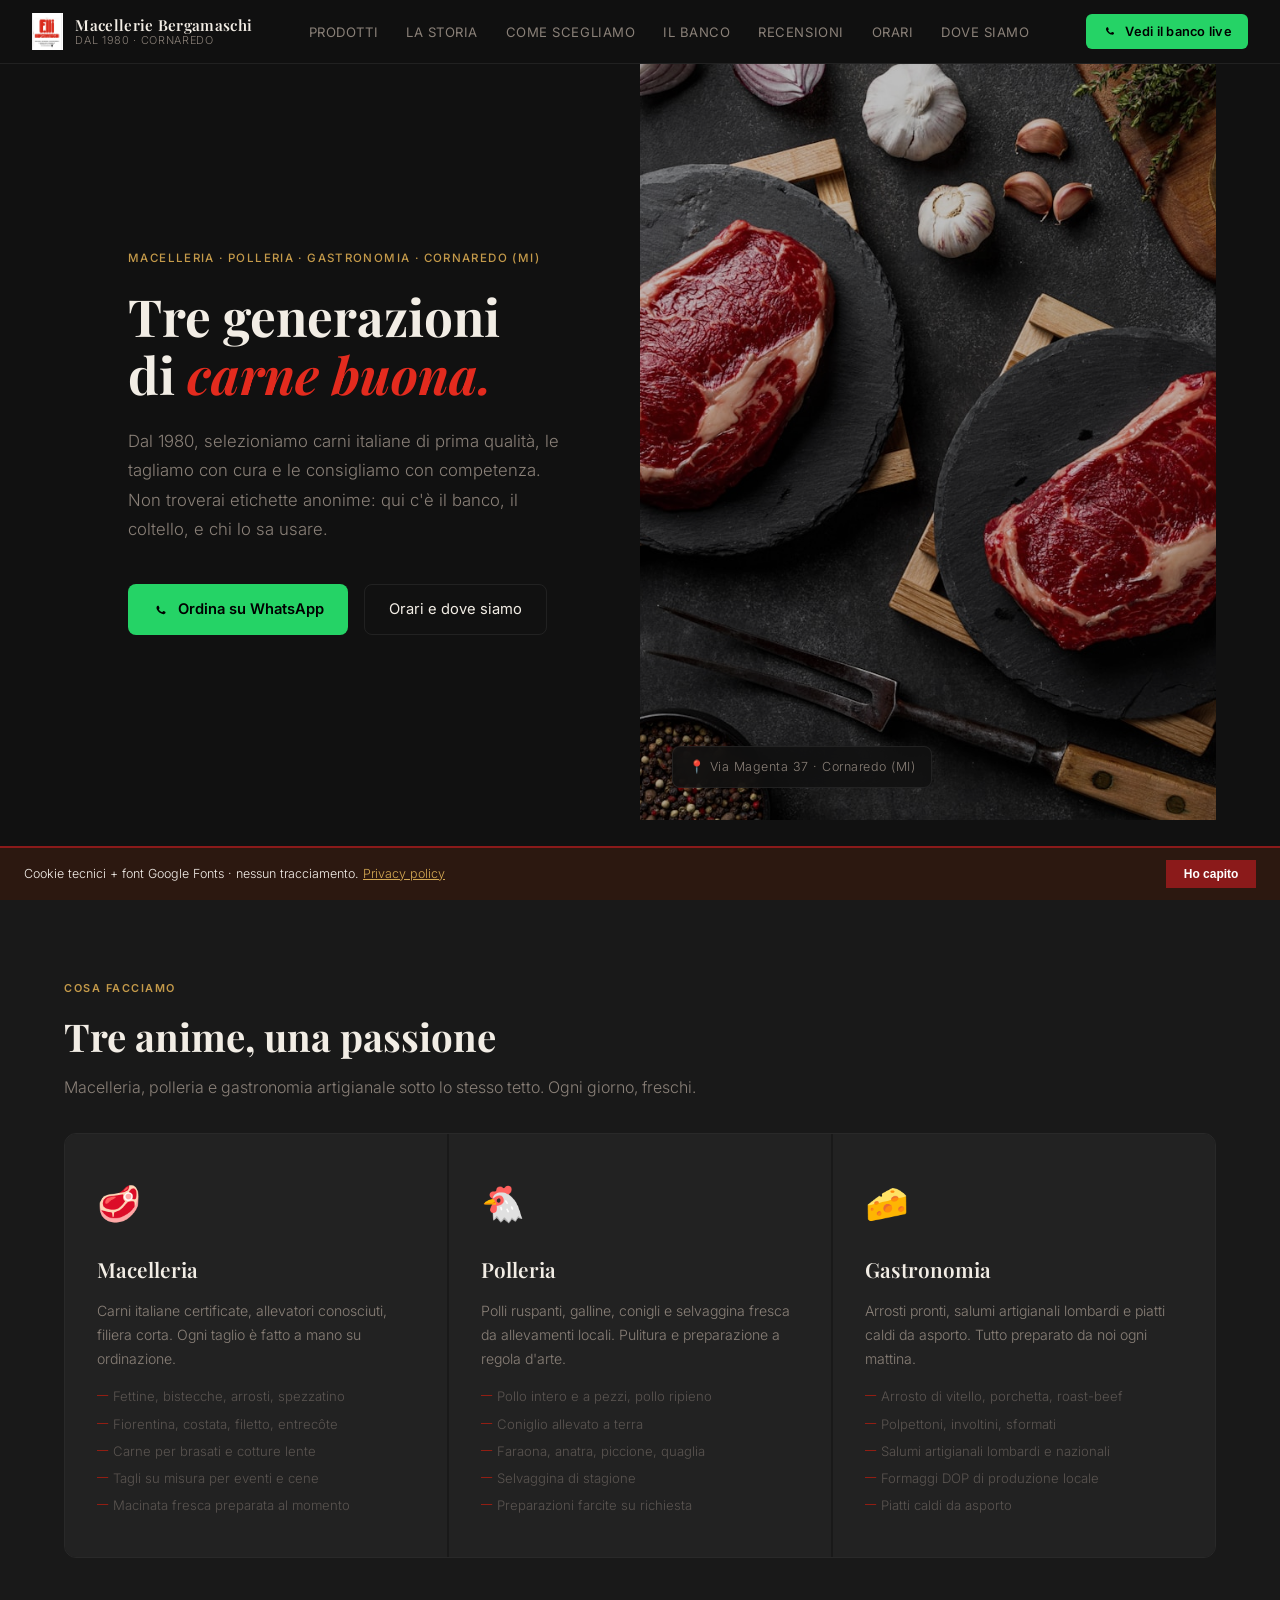
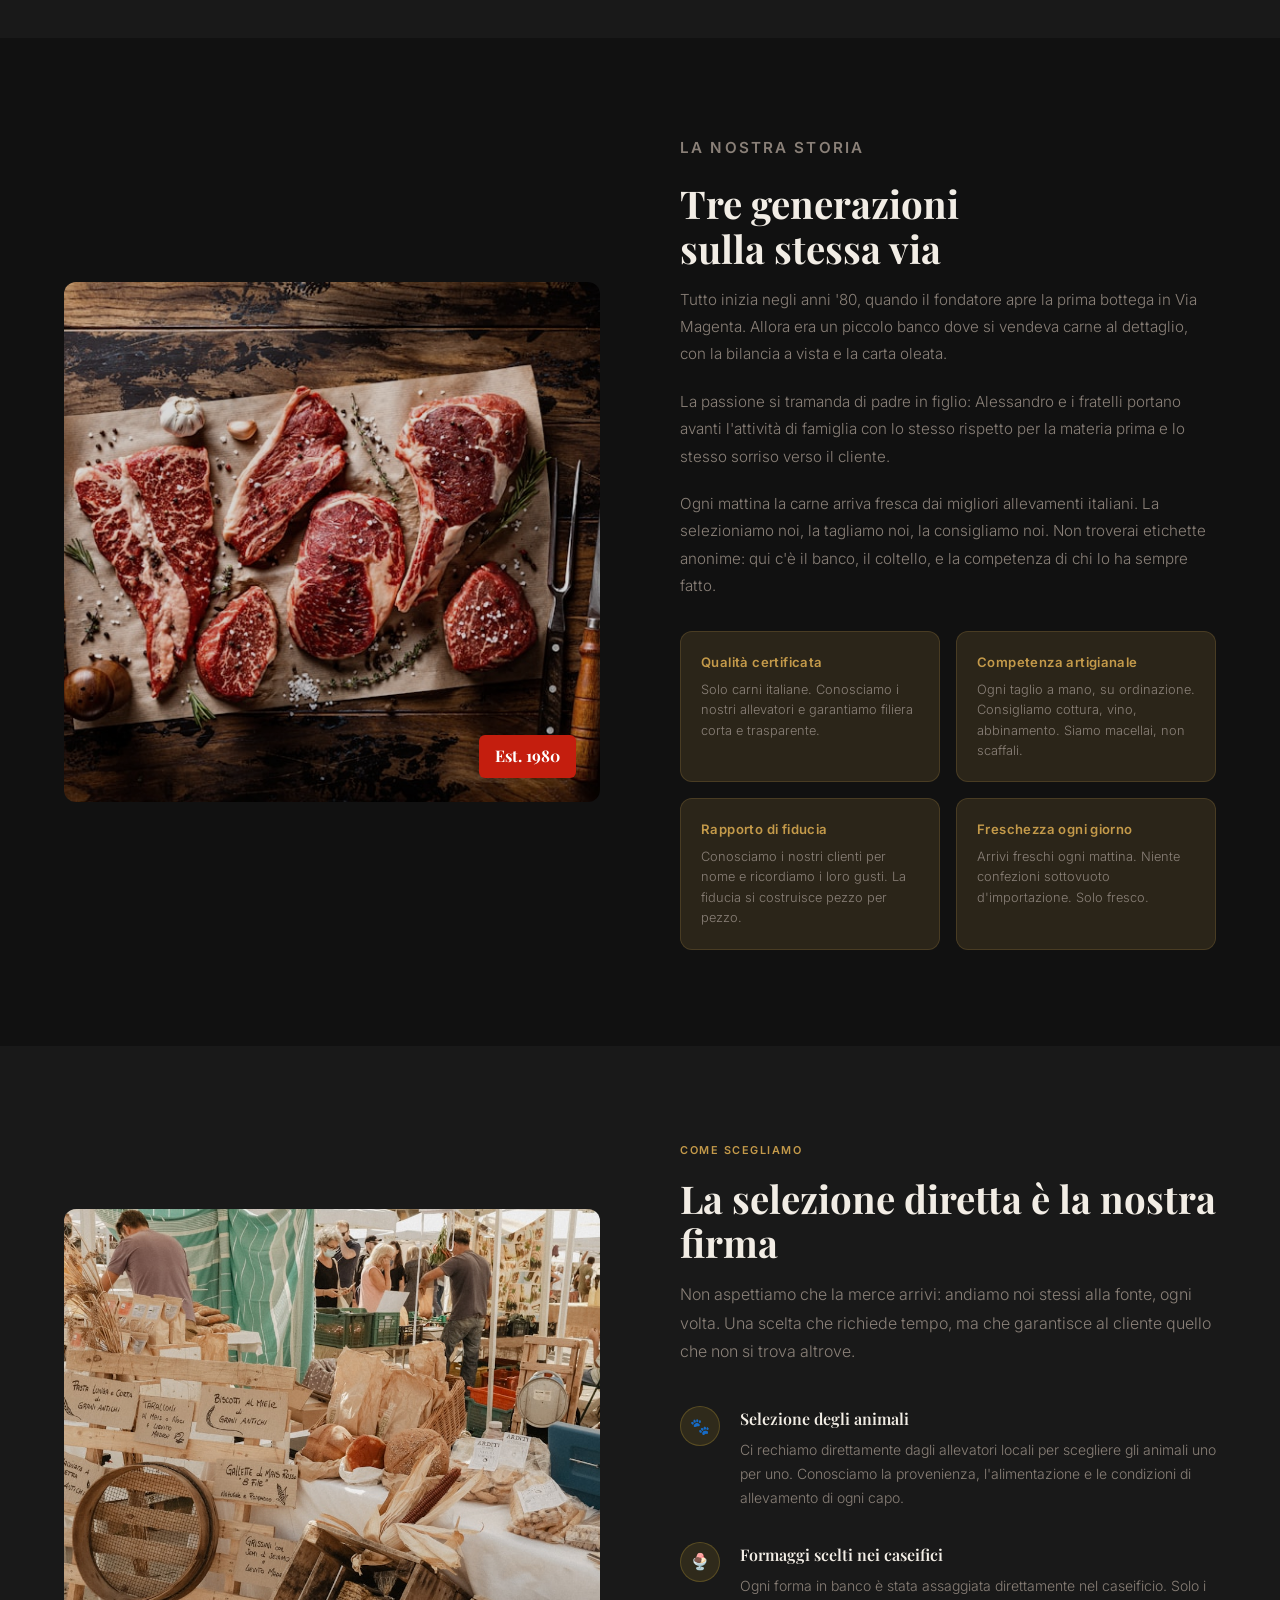
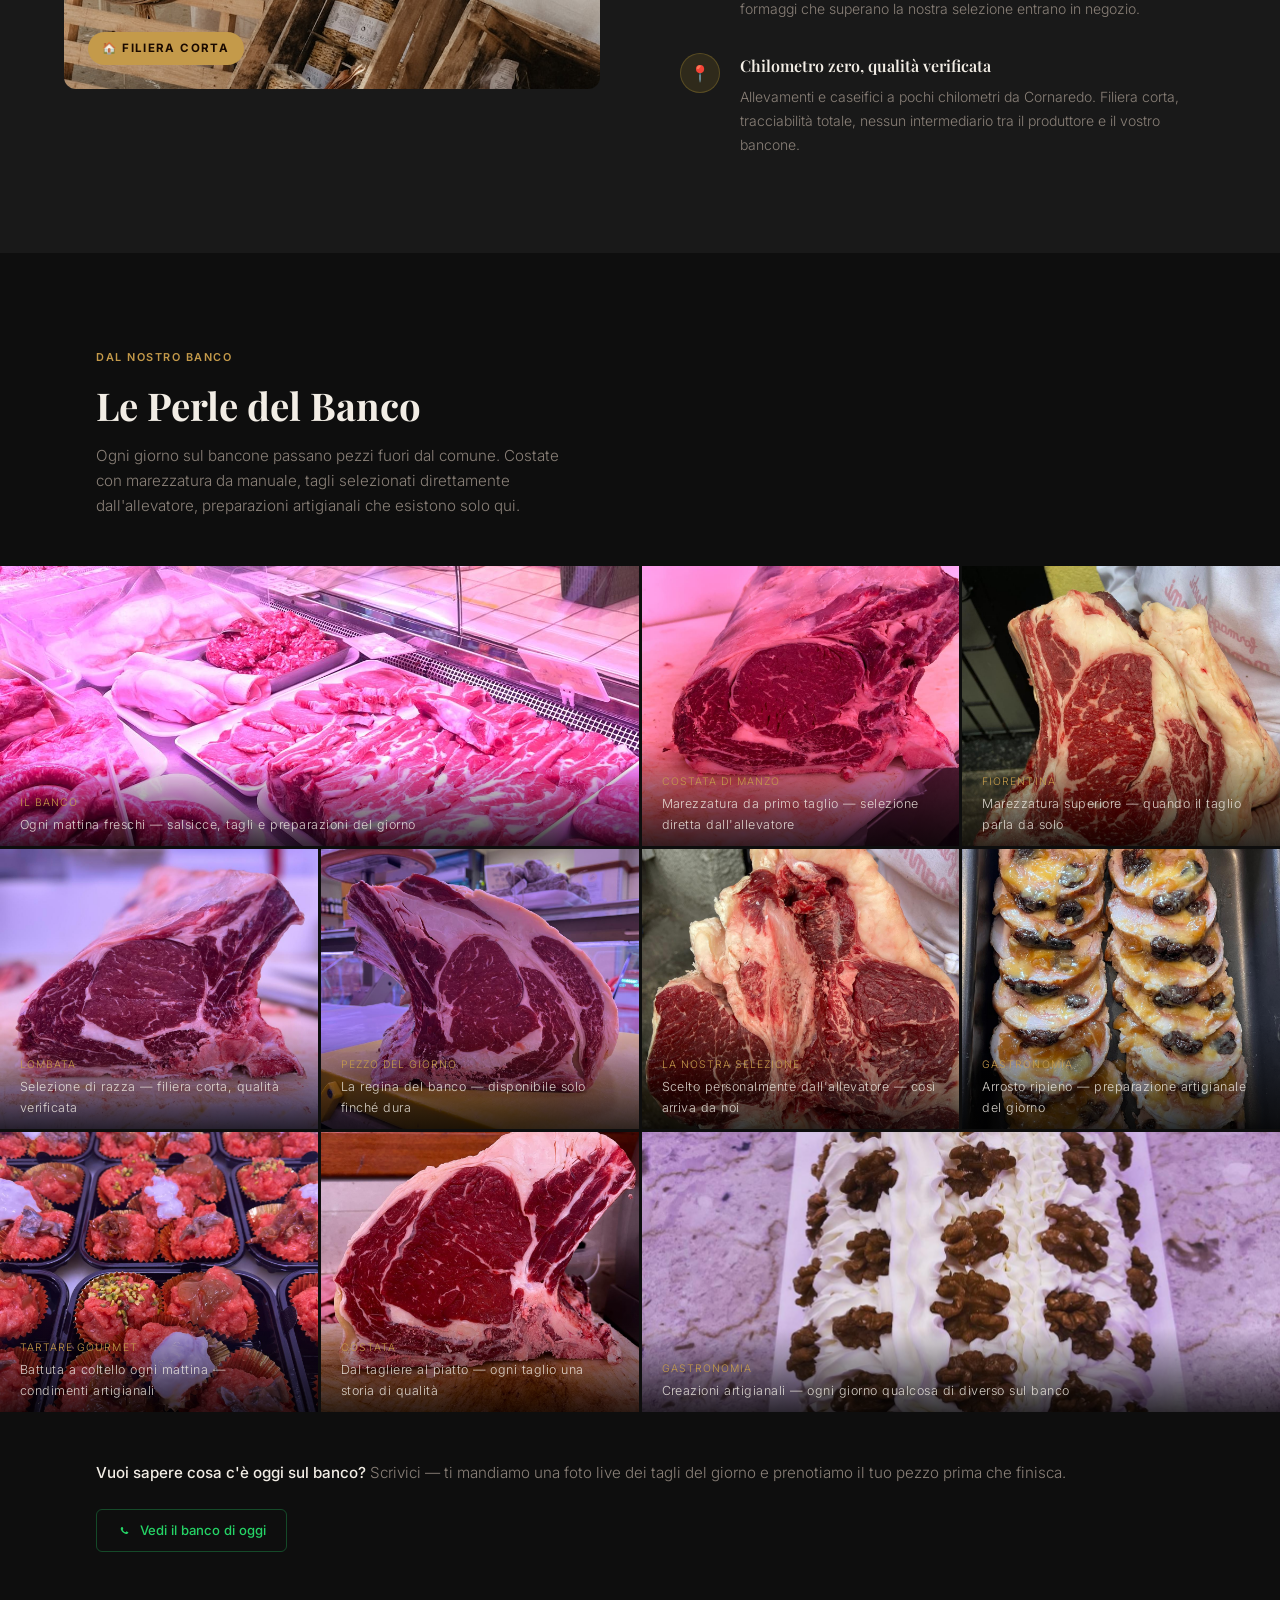
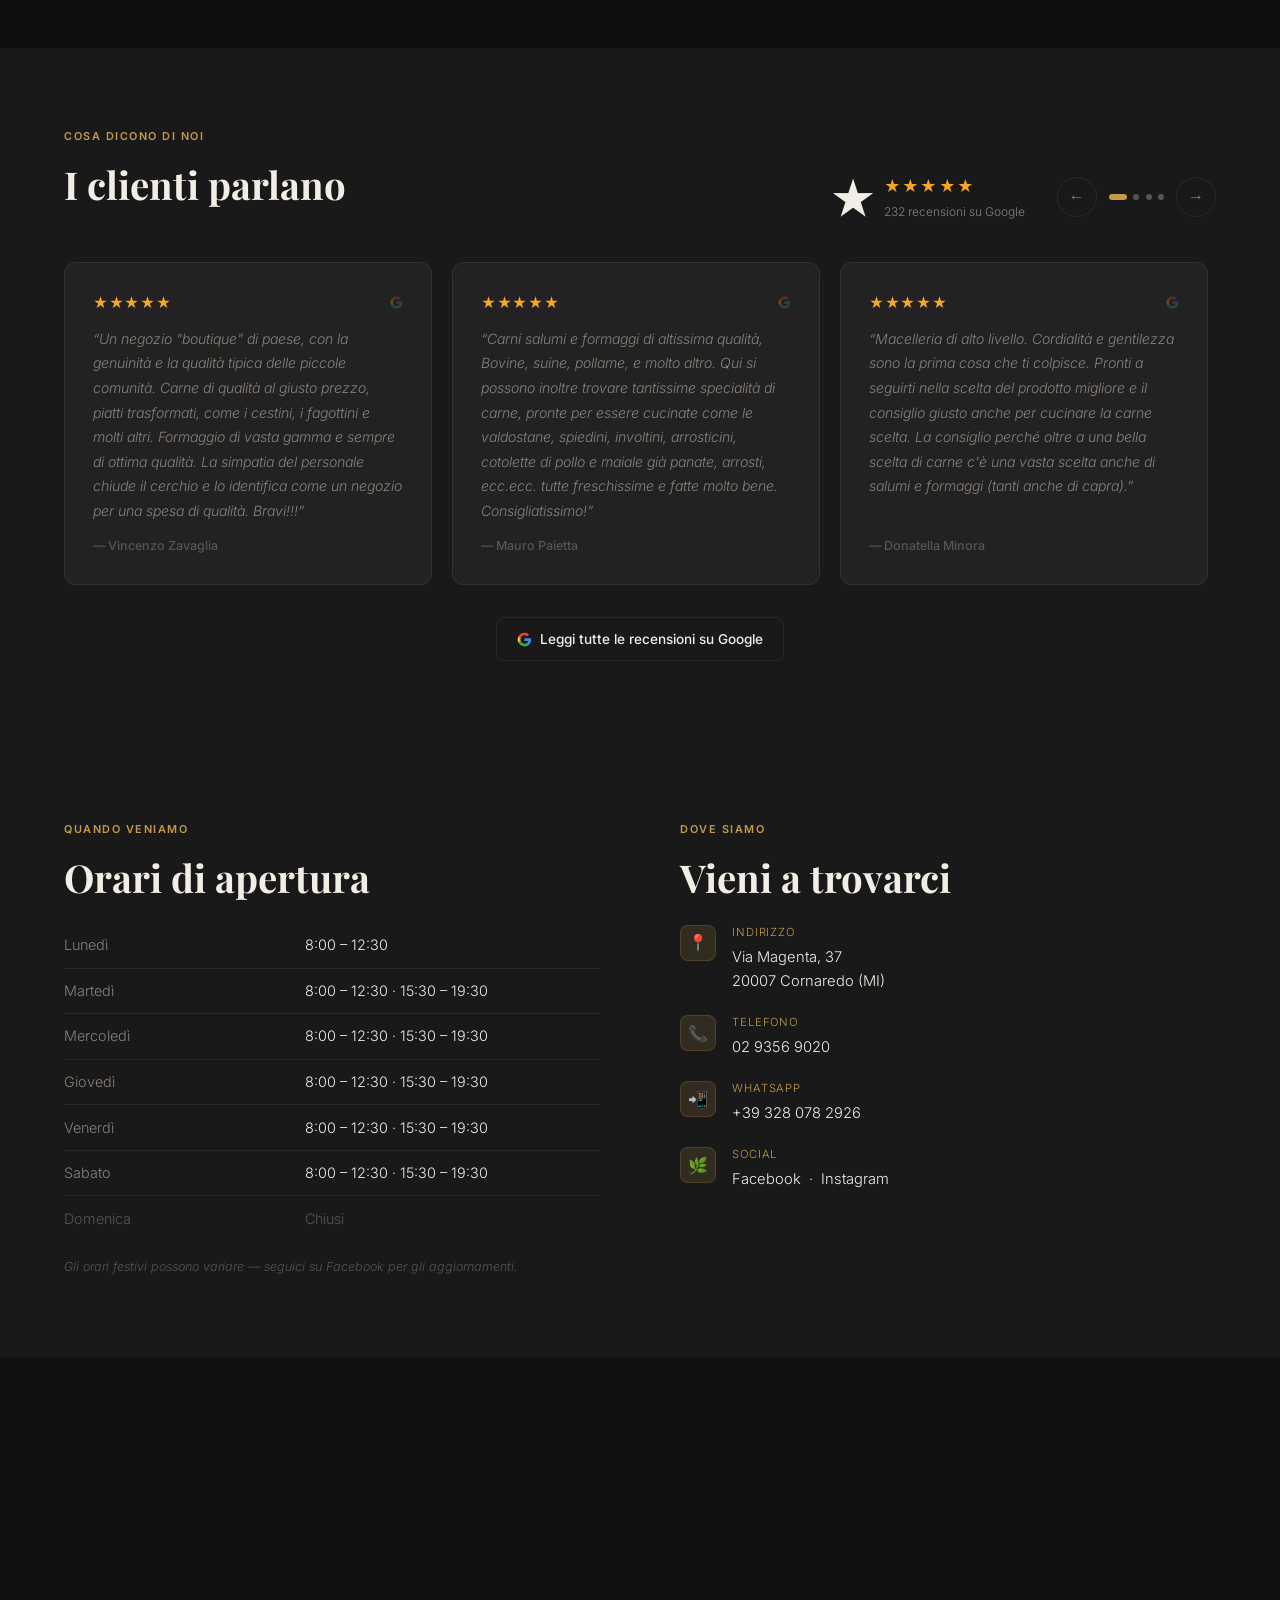
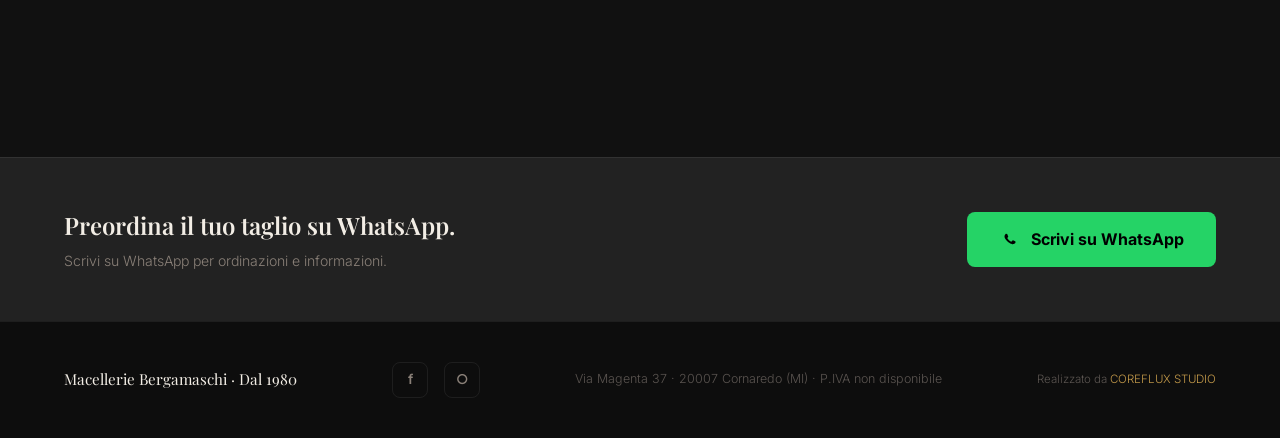
<file: index.html>
<!DOCTYPE html>
<html lang="it">
<head>
  <meta charset="UTF-8">
  <meta name="viewport" content="width=device-width, initial-scale=1.0">
  <title>Macellerie Bergamaschi | Cornaredo (MI) — Dal 1980</title>
  <meta name="description" content="Macelleria artigianale a Cornaredo (MI). Carni selezionate, polleria, gastronomia. Dal 1980 tre generazioni di passione. Via Magenta 37.">
  <meta name="theme-color" content="#111111">
  <link rel="icon" href="data:image/svg+xml,<svg xmlns='http://www.w3.org/2000/svg' viewBox='0 0 100 100'><text y='.9em' font-size='90'>🥩</text></svg>">
  <link rel="preconnect" href="https://fonts.googleapis.com">
  <link rel="preconnect" href="https://fonts.gstatic.com" crossorigin>
  <link href="https://fonts.googleapis.com/css2?family=Playfair+Display:ital,wght@0,400;0,600;0,700;1,400&family=Inter:wght@300;400;500;600&display=swap" rel="stylesheet">
  <style>
    /* ── TOKENS ─────────────────────────────────────────────────── */
    :root {
      --bg:        #111111;
      --surface:   #191919;
      --surface2:  #222222;
      --border:    rgba(255,255,255,.07);
      --red:       #C41E0E;
      --red-light: #E32B1E;
      --gold:      #C49A4A;
      --gold-dim:  rgba(196,154,74,.15);
      --text:      #F2EDE5;
      --muted:     #8A8078;
      --muted2:    #5A5450;
      --radius:    12px;
      --nav-h:     64px;
    }

    /* ── RESET ──────────────────────────────────────────────────── */
    *, *::before, *::after { box-sizing: border-box; margin: 0; padding: 0; }
    html { scroll-behavior: smooth; font-size: 16px; }
    body {
      background: var(--bg);
      color: var(--text);
      font-family: 'Inter', system-ui, sans-serif;
      font-weight: 300;
      line-height: 1.65;
      -webkit-font-smoothing: antialiased;
    }
    a { color: inherit; text-decoration: none; }
    img { display: block; max-width: 100%; }

    /* ── NAV ────────────────────────────────────────────────────── */
    nav {
      position: fixed; top: 0; left: 0; right: 0; z-index: 100;
      height: var(--nav-h);
      display: flex; align-items: center; justify-content: space-between;
      padding: 0 2rem;
      background: rgba(17,17,17,.92);
      backdrop-filter: blur(12px);
      border-bottom: 1px solid var(--border);
    }
    .nav-brand {
      display: flex; align-items: center; gap: .75rem;
    }
    .nav-brand img {
      height: 38px; width: auto; object-fit: contain;
    }
    .nav-brand-text { line-height: 1.2; }
    .nav-brand-name {
      font-family: 'Playfair Display', Georgia, serif;
      font-size: .95rem; font-weight: 600;
      letter-spacing: .02em;
    }
    .nav-brand-sub {
      font-size: .68rem; color: var(--muted); letter-spacing: .06em;
      text-transform: uppercase;
    }
    .nav-links {
      display: flex; gap: 1.75rem; list-style: none;
    }
    .nav-links a {
      font-size: .82rem; font-weight: 400; color: var(--muted);
      letter-spacing: .04em; text-transform: uppercase;
      transition: color .2s;
    }
    .nav-links a:hover { color: var(--text); }
    .nav-cta {
      display: flex; align-items: center; gap: .45rem;
      background: #25D366; color: #000;
      padding: .45rem 1rem; border-radius: 6px;
      font-size: .8rem; font-weight: 600; letter-spacing: .02em;
      transition: opacity .2s;
    }
    .nav-cta:hover { opacity: .88; }

    /* ── HERO ───────────────────────────────────────────────────── */
    #hero {
      min-height: 100svh;
      display: grid; grid-template-columns: 1fr 1fr;
      padding-top: var(--nav-h);
    }
    .hero-left {
      display: flex; flex-direction: column; justify-content: center;
      padding: 5rem 3rem 5rem 4rem;
    }
    .hero-eyebrow {
      font-size: .72rem; font-weight: 500; letter-spacing: .12em;
      text-transform: uppercase; color: var(--gold); margin-bottom: 1.25rem;
    }
    .hero-title {
      font-family: 'Playfair Display', Georgia, serif;
      font-size: clamp(2.4rem, 4vw, 3.6rem);
      font-weight: 700; line-height: 1.12;
      color: var(--text); margin-bottom: 1.5rem;
    }
    .hero-title em { color: var(--red-light); font-style: italic; }
    .hero-body {
      font-size: 1.05rem; color: var(--muted); max-width: 28rem;
      margin-bottom: 2.5rem; line-height: 1.75;
    }
    .hero-actions { display: flex; gap: 1rem; flex-wrap: wrap; }
    .btn-primary {
      display: inline-flex; align-items: center; gap: .5rem;
      background: #25D366; color: #000;
      padding: .75rem 1.5rem; border-radius: 8px;
      font-weight: 600; font-size: .92rem;
      transition: opacity .2s;
    }
    .btn-primary:hover { opacity: .88; }
    .btn-outline {
      display: inline-flex; align-items: center; gap: .5rem;
      border: 1px solid var(--border); color: var(--text);
      padding: .75rem 1.5rem; border-radius: 8px;
      font-weight: 400; font-size: .92rem;
      transition: border-color .2s, background .2s;
    }
    .btn-outline:hover { border-color: rgba(255,255,255,.25); background: rgba(255,255,255,.04); }
    .hero-right {
      position: relative; overflow: hidden;
    }
    .hero-right img {
      width: 100%; height: 100%; object-fit: cover;
      filter: brightness(.75) saturate(.9);
    }
    .hero-badge {
      position: absolute; bottom: 2rem; left: 2rem;
      background: rgba(17,17,17,.85); backdrop-filter: blur(8px);
      border: 1px solid var(--border);
      padding: .6rem 1rem; border-radius: 8px;
      font-size: .78rem; color: var(--muted); letter-spacing: .04em;
    }

    /* ── SECTIONS COMMON ────────────────────────────────────────── */
    section { padding: 5rem 4rem; }
    .section-label {
      font-size: .68rem; font-weight: 600; letter-spacing: .14em;
      text-transform: uppercase; color: var(--gold);
      margin-bottom: 1rem;
    }
    .section-title {
      font-family: 'Playfair Display', Georgia, serif;
      font-size: clamp(1.8rem, 3vw, 2.6rem);
      font-weight: 700; line-height: 1.15;
      margin-bottom: 1rem;
    }
    .section-subtitle {
      font-size: 1rem; color: var(--muted);
      max-width: 40rem; line-height: 1.7;
    }
    .section-header { margin-bottom: 3rem; }

    /* ── PRODOTTI ───────────────────────────────────────────────── */
    #prodotti { background: var(--surface); }
    .prodotti-grid {
      display: grid; grid-template-columns: repeat(3, 1fr); gap: 1.5px;
      border: 1.5px solid var(--border); border-radius: var(--radius);
      overflow: hidden;
    }
    .prodotto-card {
      background: var(--surface2);
      padding: 2.5rem 2rem;
      transition: background .25s;
    }
    .prodotto-card:hover { background: #282828; }
    .prodotto-icon { font-size: 2.2rem; margin-bottom: 1.25rem; }
    .prodotto-title {
      font-family: 'Playfair Display', Georgia, serif;
      font-size: 1.3rem; font-weight: 600;
      margin-bottom: .75rem;
    }
    .prodotto-body { font-size: .88rem; color: var(--muted); line-height: 1.7; }
    .prodotto-list {
      margin-top: 1rem; padding-left: 0; list-style: none;
      display: flex; flex-direction: column; gap: .35rem;
    }
    .prodotto-list li {
      font-size: .82rem; color: var(--muted2);
      padding-left: 1rem; position: relative;
    }
    .prodotto-list li::before {
      content: '—'; position: absolute; left: 0;
      color: var(--red); font-size: .7rem;
    }

    /* ── STORIA ─────────────────────────────────────────────────── */
    #storia {
      display: grid; grid-template-columns: 1fr 1fr; gap: 5rem;
      align-items: center;
    }
    .storia-image { position: relative; border-radius: var(--radius); overflow: hidden; }
    .storia-image img {
      width: 100%; height: 520px; object-fit: cover;
      filter: brightness(.85) saturate(.85);
    }
    .storia-image-badge {
      position: absolute; bottom: 1.5rem; right: 1.5rem;
      background: var(--red); color: #fff;
      padding: .5rem 1rem; border-radius: 6px;
      font-family: 'Playfair Display', Georgia, serif;
      font-size: 1rem; font-weight: 700;
    }
    .storia-content { padding: 1rem 0; }
    .storia-content p {
      font-size: .95rem; color: var(--muted); line-height: 1.8;
      margin-bottom: 1.25rem;
    }
    .storia-valori {
      display: grid; grid-template-columns: 1fr 1fr; gap: 1rem;
      margin-top: 2rem;
    }
    .valore-card {
      background: var(--gold-dim);
      border: 1px solid rgba(196,154,74,.2);
      padding: 1.25rem; border-radius: var(--radius);
    }
    .valore-title {
      font-size: .82rem; font-weight: 600; color: var(--gold);
      margin-bottom: .35rem; letter-spacing: .03em;
    }
    .valore-body { font-size: .8rem; color: var(--muted); line-height: 1.6; }

    /* ── RECENSIONI ─────────────────────────────────────────────── */
    #recensioni { background: var(--surface); }
    .recensioni-grid {
      display: grid; grid-template-columns: repeat(3, 1fr); gap: 1.5rem;
      margin-top: 2.5rem;
    }
    .recensione-card {
      background: var(--surface2);
      border: 1px solid var(--border);
      padding: 1.75rem; border-radius: var(--radius);
    }
    .recensione-stars { color: #F5A623; font-size: 1rem; margin-bottom: .75rem; letter-spacing: .05em; }
    .recensione-text {
      font-size: .88rem; color: var(--muted); line-height: 1.7;
      font-style: italic; margin-bottom: 1rem;
    }
    .recensione-author { font-size: .78rem; color: var(--muted2); font-weight: 500; }
    .recensioni-cta {
      margin-top: 2.5rem; display: flex; align-items: center; gap: 1.5rem;
    }
    .btn-google {
      display: inline-flex; align-items: center; gap: .5rem;
      border: 1px solid var(--border); color: var(--text);
      padding: .6rem 1.25rem; border-radius: 8px;
      font-size: .85rem; font-weight: 500;
      transition: border-color .2s, background .2s;
    }
    .btn-google:hover { border-color: rgba(255,255,255,.25); background: rgba(255,255,255,.04); }
    .rating-badge {
      display: flex; align-items: center; gap: .5rem;
    }
    .rating-score {
      font-family: 'Playfair Display', Georgia, serif;
      font-size: 2rem; font-weight: 700; color: var(--text);
    }
    .rating-info { line-height: 1.3; }
    .rating-stars { color: #F5A623; font-size: .9rem; }
    .rating-count { font-size: .72rem; color: var(--muted); }

    /* ── ORARI & CONTATTI ───────────────────────────────────────── */
    #info {
      display: grid; grid-template-columns: 1fr 1fr; gap: 5rem;
      background: var(--surface);
    }
    .orari-table { border-collapse: collapse; width: 100%; margin-top: 1.5rem; }
    .orari-table tr { border-bottom: 1px solid var(--border); }
    .orari-table tr:last-child { border-bottom: none; }
    .orari-table td { padding: .65rem 0; font-size: .9rem; }
    .orari-table td:first-child { color: var(--muted); width: 45%; }
    .orari-table td:last-child { color: var(--text); }
    .orari-closed td { color: var(--muted2) !important; }
    .orari-note {
      margin-top: 1rem; font-size: .78rem; color: var(--muted2);
      font-style: italic; line-height: 1.6;
    }
    .contatti-list { list-style: none; display: flex; flex-direction: column; gap: 1.25rem; margin-top: 1.5rem; }
    .contatto-item { display: flex; align-items: flex-start; gap: 1rem; }
    .contatto-icon {
      width: 36px; height: 36px; border-radius: 8px;
      background: var(--gold-dim); border: 1px solid rgba(196,154,74,.2);
      display: flex; align-items: center; justify-content: center;
      font-size: 1rem; flex-shrink: 0; margin-top: .1rem;
    }
    .contatto-label { font-size: .7rem; color: var(--gold); letter-spacing: .08em; text-transform: uppercase; margin-bottom: .2rem; }
    .contatto-value { font-size: .92rem; color: var(--text); }
    .contatto-value a { color: var(--text); transition: color .2s; }
    .contatto-value a:hover { color: var(--gold); }

    /* ── MAPPA ──────────────────────────────────────────────────── */
    #contatti { padding: 0; }
    #contatti iframe {
      width: 100%; height: 400px; display: block; border: 0;
      filter: grayscale(.3) brightness(.85);
    }
    .wa-cta-bar {
      background: var(--surface2);
      border-top: 1px solid var(--border);
      padding: 3rem 4rem;
      display: flex; align-items: center; justify-content: space-between; gap: 2rem;
      flex-wrap: wrap;
    }
    .wa-cta-title {
      font-family: 'Playfair Display', Georgia, serif;
      font-size: 1.5rem; font-weight: 600;
    }
    .wa-cta-sub { font-size: .88rem; color: var(--muted); margin-top: .25rem; }
    .btn-wa {
      display: inline-flex; align-items: center; gap: .6rem;
      background: #25D366; color: #000;
      padding: .9rem 2rem; border-radius: 8px;
      font-weight: 700; font-size: 1rem;
      transition: opacity .2s; white-space: nowrap;
    }
    .btn-wa:hover { opacity: .88; }

    /* ── FOOTER ─────────────────────────────────────────────────── */
    footer {
      background: #0D0D0D;
      border-top: 1px solid var(--border);
      padding: 2.5rem 4rem;
      display: flex; align-items: center; justify-content: space-between;
      gap: 1rem; flex-wrap: wrap;
    }
    .footer-brand {
      font-family: 'Playfair Display', Georgia, serif;
      font-size: .95rem;
    }
    .footer-social { display: flex; gap: 1rem; }
    .footer-social a {
      width: 36px; height: 36px; border-radius: 8px;
      border: 1px solid var(--border);
      display: flex; align-items: center; justify-content: center;
      color: var(--muted); font-size: .85rem; font-weight: 600;
      transition: border-color .2s, color .2s;
    }
    .footer-social a:hover { border-color: rgba(255,255,255,.25); color: var(--text); }
    .footer-note { font-size: .78rem; color: var(--muted2); }
    .footer-by { font-size: .72rem; color: var(--muted2); }
    .footer-by a { color: var(--gold); }

    /* ── RESPONSIVE ─────────────────────────────────────────────── */
    @media (max-width: 960px) {
      #hero { grid-template-columns: 1fr; }
      .hero-right { height: 45vw; min-height: 280px; }
      .hero-left { padding: 3rem 2rem; }
      section { padding: 4rem 2rem; }
      #storia { grid-template-columns: 1fr; gap: 2.5rem; }
      #info { grid-template-columns: 1fr; gap: 3rem; }
      .prodotti-grid { grid-template-columns: 1fr; }
      .recensioni-grid { grid-template-columns: 1fr; }
      .storia-valori { grid-template-columns: 1fr; }
      nav { padding: 0 1rem; }
      .nav-links { display: none; }
      .wa-cta-bar { padding: 2.5rem 2rem; }
      footer { padding: 2rem; }
    }
  </style>
</head>
<body>

<!-- NAV -->
<nav aria-label="Navigazione principale">
  <a href="#hero" class="nav-brand" aria-label="Macellerie Bergamaschi">
    <img src="assets/images/logo.jpg" alt="F.lli Bergamaschi logo">
    <div class="nav-brand-text">
      <div class="nav-brand-name">Macellerie Bergamaschi</div>
      <div class="nav-brand-sub">Dal 1980 &middot; Cornaredo</div>
    </div>
  </a>
  <ul class="nav-links" role="list">
    <li><a href="#prodotti">Prodotti</a></li>
    <li><a href="#storia">La storia</a></li>
    <li><a href="#selezione">Come scegliamo</a></li>
    <li><a href="#perle">Il banco</a></li>
    <li><a href="#recensioni">Recensioni</a></li>
    <li><a href="#info">Orari</a></li>
    <li><a href="#contatti">Dove siamo</a></li>
  </ul>
  <a href="https://wa.me/393280782926?text=Ciao%2C+vorrei+vedere+il+banco+di+oggi!" class="nav-cta" target="_blank" rel="noopener" aria-label="Scrivici su WhatsApp per vedere il banco live">
    <svg width="16" height="16" viewBox="0 0 24 24" fill="currentColor" aria-hidden="true"><path d="M17.472 14.382c-.297-.149-1.758-.867-2.03-.967-.273-.099-.471-.148-.67.15-.197.297-.767.966-.94 1.164-.173.199-.347.223-.644.075-.297-.15-1.255-.463-2.39-1.475-.883-.788-1.48-1.761-1.653-2.059-.173-.297-.018-.458.13-.606.134-.133.298-.347.446-.52.149-.174.198-.298.298-.497.099-.198.05-.371-.025-.52-.075-.149-.669-1.612-.916-2.207-.242-.579-.487-.5-.669-.51-.173-.008-.371-.01-.57-.01-.198 0-.52.074-.792.372-.272.297-1.04 1.016-1.04 2.479 0 1.462 1.065 2.875 1.213 3.074.149.198 2.096 3.2 5.077 4.487.709.306 1.262.489 1.694.625.712.227 1.36.195 1.871.118.571-.085 1.758-.719 2.006-1.413.248-.694.248-1.289.173-1.413-.074-.124-.272-.198-.57-.347"/></svg>
    Vedi il banco live
  </a>
</nav>

<!-- HERO -->
<section id="hero" aria-label="Sezione principale">
  <div class="hero-left">
    <p class="hero-eyebrow">Macelleria &middot; Polleria &middot; Gastronomia &middot; Cornaredo (MI)</p>
    <h1 class="hero-title">
      Tre generazioni<br>di <em>carne buona.</em>
    </h1>
    <p class="hero-body">
      Dal 1980, selezioniamo carni italiane di prima qualità, le tagliamo con cura e le consigliamo con competenza. Non troverai etichette anonime: qui c&#39;è il banco, il coltello, e chi lo sa usare.
    </p>
    <div class="hero-actions">
      <a href="https://wa.me/393280782926" class="btn-primary" target="_blank" rel="noopener">
        <svg width="18" height="18" viewBox="0 0 24 24" fill="currentColor" aria-hidden="true"><path d="M17.472 14.382c-.297-.149-1.758-.867-2.03-.967-.273-.099-.471-.148-.67.15-.197.297-.767.966-.94 1.164-.173.199-.347.223-.644.075-.297-.15-1.255-.463-2.39-1.475-.883-.788-1.48-1.761-1.653-2.059-.173-.297-.018-.458.13-.606.134-.133.298-.347.446-.52.149-.174.198-.298.298-.497.099-.198.05-.371-.025-.52-.075-.149-.669-1.612-.916-2.207-.242-.579-.487-.5-.669-.51-.173-.008-.371-.01-.57-.01-.198 0-.52.074-.792.372-.272.297-1.04 1.016-1.04 2.479 0 1.462 1.065 2.875 1.213 3.074.149.198 2.096 3.2 5.077 4.487.709.306 1.262.489 1.694.625.712.227 1.36.195 1.871.118.571-.085 1.758-.719 2.006-1.413.248-.694.248-1.289.173-1.413-.074-.124-.272-.198-.57-.347"/></svg>
        Ordina su WhatsApp
      </a>
      <a href="#info" class="btn-outline">Orari e dove siamo</a>
    </div>
  </div>
  <div class="hero-right" role="img" aria-label="Banco della macelleria Bergamaschi">
    <img src="assets/images/hero.jpg"
         alt="Tagli di carne pregiati - Macelleria Bergamaschi" loading="eager" fetchpriority="high">
    <div class="hero-badge">&#128205; Via Magenta 37 &middot; Cornaredo (MI)</div>
  </div>
</section>

<!-- PRODOTTI -->
<section id="prodotti" aria-labelledby="prodotti-title">
  <div class="section-header" style="max-width:72rem;margin:0 auto 2rem">
    <p class="section-label">Cosa facciamo</p>
    <h2 class="section-title" id="prodotti-title">Tre anime, una passione</h2>
    <p class="section-subtitle">Macelleria, polleria e gastronomia artigianale sotto lo stesso tetto. Ogni giorno, freschi.</p>
  </div>
  <div class="prodotti-grid" style="max-width:72rem;margin:0 auto" role="list">
    <article class="prodotto-card" role="listitem">
      <div class="prodotto-icon" aria-hidden="true">🥩</div>
      <h3 class="prodotto-title">Macelleria</h3>
      <p class="prodotto-body">Carni italiane certificate, allevatori conosciuti, filiera corta. Ogni taglio è fatto a mano su ordinazione.</p>
      <ul class="prodotto-list" aria-label="Prodotti macelleria">
        <li>Fettine, bistecche, arrosti, spezzatino</li>
        <li>Fiorentina, costata, filetto, entrecôte</li>
        <li>Carne per brasati e cotture lente</li>
        <li>Tagli su misura per eventi e cene</li>
        <li>Macinata fresca preparata al momento</li>
      </ul>
    </article>
    <article class="prodotto-card" role="listitem">
      <div class="prodotto-icon" aria-hidden="true">🐔</div>
      <h3 class="prodotto-title">Polleria</h3>
      <p class="prodotto-body">Polli ruspanti, galline, conigli e selvaggina fresca da allevamenti locali. Pulitura e preparazione a regola d&#39;arte.</p>
      <ul class="prodotto-list" aria-label="Prodotti polleria">
        <li>Pollo intero e a pezzi, pollo ripieno</li>
        <li>Coniglio allevato a terra</li>
        <li>Faraona, anatra, piccione, quaglia</li>
        <li>Selvaggina di stagione</li>
        <li>Preparazioni farcite su richiesta</li>
      </ul>
    </article>
    <article class="prodotto-card" role="listitem">
      <div class="prodotto-icon" aria-hidden="true">🧀</div>
      <h3 class="prodotto-title">Gastronomia</h3>
      <p class="prodotto-body">Arrosti pronti, salumi artigianali lombardi e piatti caldi da asporto. Tutto preparato da noi ogni mattina.</p>
      <ul class="prodotto-list" aria-label="Prodotti gastronomia">
        <li>Arrosto di vitello, porchetta, roast-beef</li>
        <li>Polpettoni, involtini, sformati</li>
        <li>Salumi artigianali lombardi e nazionali</li>
        <li>Formaggi DOP di produzione locale</li>
        <li>Piatti caldi da asporto</li>
      </ul>
    </article>
  </div>
</section>

<!-- STORIA -->
<section id="storia" aria-labelledby="storia-title">
  <div class="storia-image">
    <img src="assets/images/storia.jpg"
         alt="Macelleria Bergamaschi - lavorazione artigianale della carne" loading="lazy">
    <div class="storia-image-badge">Est. 1980</div>
  </div>
  <div class="storia-content">
    <p class="section-label">La nostra storia</p>
    <h2 class="section-title" id="storia-title">Tre generazioni<br>sulla stessa via</h2>
    <p>Tutto inizia negli anni &#39;80, quando il fondatore apre la prima bottega in Via Magenta. Allora era un piccolo banco dove si vendeva carne al dettaglio, con la bilancia a vista e la carta oleata.</p>
    <p>La passione si tramanda di padre in figlio: Alessandro e i fratelli portano avanti l&#39;attività di famiglia con lo stesso rispetto per la materia prima e lo stesso sorriso verso il cliente.</p>
    <p>Ogni mattina la carne arriva fresca dai migliori allevamenti italiani. La selezioniamo noi, la tagliamo noi, la consigliamo noi. Non troverai etichette anonime: qui c&#39;è il banco, il coltello, e la competenza di chi lo ha sempre fatto.</p>
    <div class="storia-valori" role="list">
      <div class="valore-card" role="listitem">
        <div class="valore-title">Qualità certificata</div>
        <div class="valore-body">Solo carni italiane. Conosciamo i nostri allevatori e garantiamo filiera corta e trasparente.</div>
      </div>
      <div class="valore-card" role="listitem">
        <div class="valore-title">Competenza artigianale</div>
        <div class="valore-body">Ogni taglio a mano, su ordinazione. Consigliamo cottura, vino, abbinamento. Siamo macellai, non scaffali.</div>
      </div>
      <div class="valore-card" role="listitem">
        <div class="valore-title">Rapporto di fiducia</div>
        <div class="valore-body">Conosciamo i nostri clienti per nome e ricordiamo i loro gusti. La fiducia si costruisce pezzo per pezzo.</div>
      </div>
      <div class="valore-card" role="listitem">
        <div class="valore-title">Freschezza ogni giorno</div>
        <div class="valore-body">Arrivi freschi ogni mattina. Niente confezioni sottovuoto d&#39;importazione. Solo fresco.</div>
      </div>
    </div>
  </div>
</section>

<!-- COME SCEGLIAMO -->
<section id="selezione" aria-labelledby="selezione-title">
  <style>
    #selezione{padding:6rem 2rem;background:var(--surface)}
    .selezione-inner{max-width:72rem;margin:0 auto;display:grid;grid-template-columns:1fr 1fr;gap:5rem;align-items:center}
    .selezione-image-wrap{position:relative}
    .selezione-image-wrap img{width:100%;height:480px;object-fit:cover;border-radius:var(--radius)}
    .selezione-badge{position:absolute;bottom:1.5rem;left:1.5rem;background:var(--gold);color:#1a0a00;font-size:.72rem;font-weight:700;letter-spacing:.12em;text-transform:uppercase;padding:.45rem .9rem;border-radius:2rem}
    .selezione-pillars{display:flex;flex-direction:column;gap:2rem;margin-top:2.5rem}
    .pillar{display:flex;gap:1.25rem;align-items:flex-start}
    .pillar-icon{flex-shrink:0;width:2.5rem;height:2.5rem;border-radius:50%;background:rgba(212,175,55,.12);border:1px solid rgba(212,175,55,.25);display:flex;align-items:center;justify-content:center;font-size:1rem}
    .pillar-body{}
    .pillar-title{font-family:'Playfair Display',Georgia,serif;font-size:1rem;font-weight:600;color:var(--text);margin-bottom:.35rem}
    .pillar-text{font-size:.875rem;color:var(--muted);line-height:1.7}
    @media(max-width:860px){.selezione-inner{grid-template-columns:1fr}.selezione-image-wrap img{height:300px}}
  </style>
  <div class="selezione-inner">
    <div class="selezione-image-wrap">
      <img src="assets/images/selezione.jpg" alt="Selezione diretta dei prodotti al mercato" loading="lazy">
      <div class="selezione-badge">&#127968; Filiera corta</div>
    </div>
    <div>
      <p class="section-label">Come scegliamo</p>
      <h2 class="section-title" id="selezione-title">La selezione diretta è la nostra firma</h2>
      <p style="color:var(--muted);line-height:1.8;margin-bottom:2rem">Non aspettiamo che la merce arrivi: andiamo noi stessi alla fonte, ogni volta. Una scelta che richiede tempo, ma che garantisce al cliente quello che non si trova altrove.</p>
      <div class="selezione-pillars">
        <div class="pillar">
          <div class="pillar-icon">&#128062;</div>
          <div class="pillar-body">
            <div class="pillar-title">Selezione degli animali</div>
            <div class="pillar-text">Ci rechiamo direttamente dagli allevatori locali per scegliere gli animali uno per uno. Conosciamo la provenienza, l'alimentazione e le condizioni di allevamento di ogni capo.</div>
          </div>
        </div>
        <div class="pillar">
          <div class="pillar-icon">&#127848;</div>
          <div class="pillar-body">
            <div class="pillar-title">Formaggi scelti nei caseifici</div>
            <div class="pillar-text">Ogni forma in banco è stata assaggiata direttamente nel caseificio. Solo i formaggi che superano la nostra selezione entrano in negozio.</div>
          </div>
        </div>
        <div class="pillar">
          <div class="pillar-icon">&#128205;</div>
          <div class="pillar-body">
            <div class="pillar-title">Chilometro zero, qualità verificata</div>
            <div class="pillar-text">Allevamenti e caseifici a pochi chilometri da Cornaredo. Filiera corta, tracciabilità totale, nessun intermediario tra il produttore e il vostro bancone.</div>
          </div>
        </div>
      </div>
    </div>
  </div>
</section>

<!-- LE PERLE DEL BANCO -->
<section id="perle" aria-labelledby="perle-title">
  <style>
    #perle { padding: 6rem 0; background: #0e0e0e; overflow: hidden; }
    .perle-header { padding: 0 2rem; max-width: 72rem; margin: 0 auto 3rem; }
    .perle-sub { font-size: .95rem; color: var(--muted); max-width: 52ch; margin-top: .75rem; }

    /* GALLERY GRID */
    .perle-grid {
      display: grid;
      grid-template-columns: repeat(4, 1fr);
      grid-template-rows: 280px 280px 280px;
      gap: 3px;
      max-width: 100%;
    }
    /* Bento: primo item (banco panoramico) e ultimo (dolce) span 2 colonne */
    .perle-item { position: relative; overflow: hidden; background: #1a1a1a; }
    .perle-item:first-child { grid-column: span 2; }
    .perle-item:last-child  { grid-column: span 2; }
    .perle-item img {
      width: 100%; height: 100%;
      object-fit: cover;
      transition: transform .6s cubic-bezier(.4,0,.2,1);
      display: block;
    }
    .perle-item:hover img { transform: scale(1.04); }
    .perle-caption {
      position: absolute; bottom: 0; left: 0; right: 0;
      background: linear-gradient(transparent, rgba(0,0,0,.82));
      padding: 2rem 1.25rem .9rem;
      font-size: .78rem; color: rgba(242,237,229,.85);
      letter-spacing: .04em;
      transform: translateY(4px);
      transition: transform .3s;
    }
    .perle-item:hover .perle-caption { transform: translateY(0); }
    .perle-caption-label {
      font-size: .65rem; color: var(--gold);
      letter-spacing: .1em; text-transform: uppercase;
      margin-bottom: .25rem;
    }

    /* CTA banner */
    .perle-cta-bar {
      max-width: 72rem; margin: 3rem auto 0;
      padding: 0 2rem;
      display: flex; align-items: center; justify-content: space-between;
      gap: 1.5rem; flex-wrap: wrap;
    }
    .perle-cta-text { font-size: .95rem; color: var(--muted); }
    .perle-cta-text strong { color: var(--text); font-weight: 500; }
    .btn-perle-wa {
      display: inline-flex; align-items: center; gap: .5rem;
      border: 1px solid rgba(37,211,102,.3); color: #25D366;
      padding: .6rem 1.25rem; border-radius: 6px;
      font-size: .82rem; font-weight: 500;
      transition: background .2s, border-color .2s;
      white-space: nowrap;
    }
    .btn-perle-wa:hover { background: rgba(37,211,102,.08); border-color: #25D366; }

    @media(max-width:760px){
      .perle-grid {
        grid-template-columns: 1fr 1fr;
        grid-template-rows: repeat(5, 220px);
      }
      .perle-item:first-child { grid-column: span 2; }
      .perle-item:last-child  { grid-column: span 2; }
    }
  </style>

  <div class="perle-header">
    <p class="section-label">Dal nostro banco</p>
    <h2 class="section-title" id="perle-title">Le Perle del Banco</h2>
    <p class="perle-sub">Ogni giorno sul bancone passano pezzi fuori dal comune. Costate con marezzatura da manuale, tagli selezionati direttamente dall'allevatore, preparazioni artigianali che esistono solo qui.</p>
  </div>

  <div class="perle-grid" role="list" aria-label="Galleria prodotti">

    <div class="perle-item" role="listitem">
      <img src="assets/images/banco/banco.jpg" alt="Il banco della Macelleria Bergamaschi" loading="lazy">
      <div class="perle-caption">
        <div class="perle-caption-label">Il banco</div>
        Ogni mattina freschi — salsicce, tagli e preparazioni del giorno
      </div>
    </div>

    <div class="perle-item" role="listitem">
      <img src="assets/images/banco/costata-1.jpg" alt="Costata di manzo con marezzatura pregiata" loading="lazy">
      <div class="perle-caption">
        <div class="perle-caption-label">Costata di manzo</div>
        Marezzatura da primo taglio — selezione diretta dall'allevatore
      </div>
    </div>

    <div class="perle-item" role="listitem">
      <img src="assets/images/banco/taglio-mano-2.jpg" alt="Fiorentina con marezzatura superiore" loading="lazy">
      <div class="perle-caption">
        <div class="perle-caption-label">Fiorentina</div>
        Marezzatura superiore — quando il taglio parla da solo
      </div>
    </div>

    <div class="perle-item" role="listitem">
      <img src="assets/images/banco/costata-2.jpg" alt="Lombata di manzo su tagliere" loading="lazy">
      <div class="perle-caption">
        <div class="perle-caption-label">Lombata</div>
        Selezione di razza — filiera corta, qualità verificata
      </div>
    </div>

    <div class="perle-item" role="listitem">
      <img src="assets/images/banco/costata-grande.jpg" alt="Costata intera in piedi — pezzo eccezionale" loading="lazy">
      <div class="perle-caption">
        <div class="perle-caption-label">Pezzo del giorno</div>
        La regina del banco — disponibile solo finché dura
      </div>
    </div>

    <div class="perle-item" role="listitem">
      <img src="assets/images/banco/taglio-mano-1.jpg" alt="Macellaio con taglio di manzo eccezionale" loading="lazy">
      <div class="perle-caption">
        <div class="perle-caption-label">La nostra selezione</div>
        Scelto personalmente dall'allevatore — così arriva da noi
      </div>
    </div>

    <div class="perle-item" role="listitem">
      <img src="assets/images/banco/arrosto-ripieno.jpg" alt="Arrosto ripieno artigianale della gastronomia" loading="lazy">
      <div class="perle-caption">
        <div class="perle-caption-label">Gastronomia</div>
        Arrosto ripieno — preparazione artigianale del giorno
      </div>
    </div>

    <div class="perle-item" role="listitem">
      <img src="assets/images/banco/tartare.jpg" alt="Tartare gourmet in vassoi pronti" loading="lazy">
      <div class="perle-caption">
        <div class="perle-caption-label">Tartare gourmet</div>
        Battuta a coltello ogni mattina — condimenti artigianali
      </div>
    </div>

    <div class="perle-item" role="listitem">
      <img src="assets/images/banco/costata-3.jpg" alt="Costata di manzo su tagliere in legno" loading="lazy">
      <div class="perle-caption">
        <div class="perle-caption-label">Costata</div>
        Dal tagliere al piatto — ogni taglio una storia di qualità
      </div>
    </div>

    <div class="perle-item" role="listitem">
      <img src="assets/images/banco/dolce-noce.jpg" alt="Preparazione gastronomia artigianale con noci e crema" loading="lazy">
      <div class="perle-caption">
        <div class="perle-caption-label">Gastronomia</div>
        Creazioni artigianali — ogni giorno qualcosa di diverso sul banco
      </div>
    </div>

  </div>

  <div class="perle-cta-bar">
    <p class="perle-cta-text"><strong>Vuoi sapere cosa c'è oggi sul banco?</strong> Scrivici — ti mandiamo una foto live dei tagli del giorno e prenotiamo il tuo pezzo prima che finisca.</p>
    <a href="https://wa.me/393280782926?text=Ciao%2C+cosa+c%27%C3%A8+oggi+sul+banco%3F" class="btn-perle-wa" target="_blank" rel="noopener">
      <svg width="15" height="15" viewBox="0 0 24 24" fill="currentColor" aria-hidden="true"><path d="M17.472 14.382c-.297-.149-1.758-.867-2.03-.967-.273-.099-.471-.148-.67.15-.197.297-.767.966-.94 1.164-.173.199-.347.223-.644.075-.297-.15-1.255-.463-2.39-1.475-.883-.788-1.48-1.761-1.653-2.059-.173-.297-.018-.458.13-.606.134-.133.298-.347.446-.52.149-.174.198-.298.298-.497.099-.198.05-.371-.025-.52-.075-.149-.669-1.612-.916-2.207-.242-.579-.487-.5-.669-.51-.173-.008-.371-.01-.57-.01-.198 0-.52.074-.792.372-.272.297-1.04 1.016-1.04 2.479 0 1.462 1.065 2.875 1.213 3.074.149.198 2.096 3.2 5.077 4.487.709.306 1.262.489 1.694.625.712.227 1.36.195 1.871.118.571-.085 1.758-.719 2.006-1.413.248-.694.248-1.289.173-1.413-.074-.124-.272-.198-.57-.347"/></svg>
      Vedi il banco di oggi
    </a>
  </div>
</section>

<!-- RECENSIONI -->
<section id="recensioni" aria-labelledby="recensioni-title">
  <style>
    .carousel-wrap{max-width:72rem;margin:0 auto}
    .carousel-header{display:flex;align-items:flex-end;justify-content:space-between;margin-bottom:2.5rem;flex-wrap:wrap;gap:1rem}
    .rating-score-big{font-family:'Playfair Display',Georgia,serif;font-size:2.8rem;font-weight:700;line-height:1}
    .rating-stars-row{color:#F5A623;font-size:1rem;letter-spacing:.08em}
    .rating-meta{font-size:.75rem;color:var(--muted);margin-top:.2rem}
    .carousel-nav{display:flex;align-items:center;gap:.75rem}
    .carousel-btn{width:40px;height:40px;border-radius:50%;border:1px solid var(--border);background:transparent;color:var(--muted);cursor:pointer;font-size:1rem;display:flex;align-items:center;justify-content:center;transition:border-color .2s,color .2s,background .2s}
    .carousel-btn:hover{border-color:rgba(255,255,255,.3);color:var(--text);background:rgba(255,255,255,.05)}
    .carousel-dots{display:flex;gap:.4rem}
    .carousel-dot{width:6px;height:6px;border-radius:50%;background:var(--muted2);cursor:pointer;border:none;transition:background .25s,width .25s}
    .carousel-dot.active{background:var(--gold);width:18px;border-radius:3px}
    .carousel-track-wrap{overflow:hidden}
    .carousel-track{display:flex;gap:1.25rem;transition:transform .45s cubic-bezier(.4,0,.2,1)}
    .review-card{flex:0 0 calc(33.333% - 1rem);background:var(--surface2);border:1px solid var(--border);border-radius:var(--radius);padding:1.75rem;display:flex;flex-direction:column;gap:.75rem}
    .review-top{display:flex;align-items:center;justify-content:space-between}
    .review-stars{color:#F5A623;font-size:.9rem;letter-spacing:.05em}
    .review-text{font-size:.88rem;color:var(--muted);line-height:1.75;font-style:italic;flex:1}
    .review-author{font-size:.78rem;color:var(--muted2);font-weight:500}
    .carousel-empty{text-align:center;padding:3rem;color:var(--muted);font-size:.9rem}
    @media(max-width:760px){.review-card{flex:0 0 100%}.carousel-header{flex-direction:column;align-items:flex-start}}
    @media(min-width:761px) and (max-width:1024px){.review-card{flex:0 0 calc(50% - .75rem)}}
  </style>

  <div class="carousel-wrap">
    <div class="carousel-header">
      <div>
        <p class="section-label">Cosa dicono di noi</p>
        <h2 class="section-title" id="recensioni-title">I clienti parlano</h2>
      </div>
      <div style="display:flex;align-items:center;gap:2rem;flex-wrap:wrap">
        <div style="display:flex;align-items:center;gap:.75rem">
          <div class="rating-score-big" id="avg-rating">&#9733;</div>
          <div>
            <div class="rating-stars-row" id="avg-stars">&#9733;&#9733;&#9733;&#9733;&#9733;</div>
            <div class="rating-meta" id="review-count">su Google Maps</div>
          </div>
        </div>
        <div class="carousel-nav" id="carousel-nav" style="display:none">
          <button class="carousel-btn" id="btn-prev" aria-label="Precedente">&#8592;</button>
          <div class="carousel-dots" id="dots" role="tablist"></div>
          <button class="carousel-btn" id="btn-next" aria-label="Successiva">&#8594;</button>
        </div>
      </div>
    </div>

    <div class="carousel-track-wrap" role="region" aria-label="Carousel recensioni">
      <div class="carousel-track" id="carousel-track"></div>
    </div>

    <div style="margin-top:2rem;text-align:center">
      <a href="https://www.google.com/maps/search/Macellerie+Bergamaschi+Cornaredo"
         class="btn-google" target="_blank" rel="noopener">
        <svg width="15" height="15" viewBox="0 0 24 24" fill="none" aria-hidden="true">
          <path d="M22.56 12.25c0-.78-.07-1.53-.2-2.25H12v4.26h5.92c-.26 1.37-1.04 2.53-2.21 3.31v2.77h3.57c2.08-1.92 3.28-4.74 3.28-8.09z" fill="#4285F4"/>
          <path d="M12 23c2.97 0 5.46-.98 7.28-2.66l-3.57-2.77c-.98.66-2.23 1.06-3.71 1.06-2.86 0-5.29-1.93-6.16-4.53H2.18v2.84C3.99 20.53 7.7 23 12 23z" fill="#34A853"/>
          <path d="M5.84 14.09c-.22-.66-.35-1.36-.35-2.09s.13-1.43.35-2.09V7.07H2.18C1.43 8.55 1 10.22 1 12s.43 3.45 1.18 4.93l3.66-2.84z" fill="#FBBC05"/>
          <path d="M12 5.38c1.62 0 3.06.56 4.21 1.64l3.15-3.15C17.45 2.09 14.97 1 12 1 7.7 1 3.99 3.47 2.18 7.07l3.66 2.84c.87-2.6 3.3-4.53 6.16-4.53z" fill="#EA4335"/>
        </svg>
        Leggi tutte le recensioni su Google
      </a>
    </div>
  </div>

  <script>
  (function(){
    /*
    ── ISTRUZIONI PER AGGIUNGERE RECENSIONI ─────────────────────────────────
    Copia le recensioni da Google Maps e incollale nell'array REVIEWS qui sotto.
    Formato: { stars: 5, text: "Testo recensione...", author: "Nome C." }

    Per aggiungere il rating medio: imposta RATING = "4.8" e COUNT = "87"
    ─────────────────────────────────────────────────────────────────────── */
    var REVIEWS = [
      {
        "stars": 5,
        "text": "Un negozio \"boutique\" di paese, con la genuinità e la qualità tipica delle piccole comunità. Carne di qualità al giusto prezzo, piatti trasformati, come i cestini, i fagottini e molti altri. Formaggio di vasta gamma e sempre di ottima qualità. La simpatia del personale chiude il cerchio e lo identifica come un negozio per una spesa di qualità. Bravi!!!",
        "author": "Vincenzo Zavaglia",
        "date": "6 mesi fa"
      },
      {
        "stars": 5,
        "text": "Carni salumi e formaggi di altissima qualità, Bovine, suine, pollame, e molto altro. Qui si possono inoltre trovare tantissime specialità di carne, pronte per essere cucinate come le valdostane, spiedini, involtini, arrosticini, cotolette di pollo e maiale già panate, arrosti, ecc.ecc. tutte freschissime e fatte molto bene. Consigliatissimo!",
        "author": "Mauro Paietta",
        "date": "un anno fa"
      },
      {
        "stars": 5,
        "text": "Macelleria di alto livello. Cordialità e gentilezza sono la prima cosa che ti colpisce. Pronti a seguirti nella scelta del prodotto migliore e il consiglio giusto anche per cucinare la carne scelta. La consiglio perché oltre a una bella scelta di carne c'è una vasta scelta anche di salumi e formaggi (tanti anche di capra).",
        "author": "Donatella Minora",
        "date": "4 anni fa"
      },
      {
        "stars": 5,
        "text": "Senza dubbio la migliore macelleria della zona. Carne buonissima, prodotti sempre freschi e di alta qualità. Considerando quello che si trova in giro di questi tempi direi che il rapporto qualità prezzo è ottimo. Aggiungo che il personale è estremamente competente e disponibile. Assolutamente consigliato!",
        "author": "G C",
        "date": "2 anni fa"
      },
      {
        "stars": 5,
        "text": "Due generazioni di macellai al servizio degli appassionati di carne e non solo. Sempre pronti a consigliare e fornire i migliori tagli, ormai noti in altre città dove li ho portati per cucinarli. Ottima anche la fornitura di formaggio, salumi, pasta ripiena e piatti pronti. Fiducia totale.",
        "author": "Fabio Giulio Pirrotta",
        "date": "un anno fa"
      },
      {
        "stars": 5,
        "text": "Macelleria storica. Qualità e cortesia. Unica pecca è l'affollamento costante (soprattutto al sabato) ma anche questo è sinonimo di qualità. Diversi addetti alla vendita dietro al bancone per contenere i tempi. Carne nostrana dei loro allevamenti di zona. Una sicurezza.",
        "author": "Nicola Mascaro",
        "date": "3 mesi fa"
      },
      {
        "stars": 5,
        "text": "Carne di ottima qualità e preparata con competenza. Capaci di soddisfare le richieste dei clienti! Salumi e formaggi buonissimi con grande varietà. Competenza e gentilezza al top.",
        "author": "cammisa Jolanda",
        "date": "1 mese fa"
      },
      {
        "stars": 5,
        "text": "Cordialità, competenza e professionalità. Carni di qualità, ottimi salumi e formaggi. Una macelleria che è una garanzia! Non da ultimo proprietari e personale simpatici.",
        "author": "Marina Orlandi",
        "date": "10 mesi fa"
      },
      {
        "stars": 5,
        "text": "Ottimi prodotti, sono 22 anni che vado a comprare la carne da loro e mi sono sempre trovato bene. Personale gentile e accogliente.",
        "author": "Andrea Ruiu",
        "date": "7 mesi fa"
      },
      {
        "stars": 5,
        "text": "Grande varietà di prodotti, oltre la carne ma anche cibi preparati per la cottura. Personale cordiale e veloce nel servizio.",
        "author": "Nicoletta Landini",
        "date": "4 mesi fa"
      },
      {
        "stars": 5,
        "text": "Prodotti di qualità con una vasta scelta tra carne e prodotti già pronti. Personale qualificato, gentile e disponibile.",
        "author": "Paola Colasuonno",
        "date": "5 mesi fa"
      }
    ];
    var RATING = null;
    var COUNT  = "232";

    if(RATING){
      document.getElementById('avg-rating').textContent = RATING;
    }
    if(COUNT){
      document.getElementById('review-count').textContent = COUNT + ' recensioni su Google';
    }

    var track = document.getElementById('carousel-track');
    if(!REVIEWS.length){
      track.parentElement.style.display = 'none';
      return;
    }

    document.getElementById('carousel-nav').style.display = 'flex';
    var current = 0;
    function pp(){ return window.innerWidth<761?1:window.innerWidth<1025?2:3; }

    REVIEWS.forEach(function(r){
      var c = document.createElement('article');
      c.className = 'review-card';
      c.innerHTML =
        '<div class="review-top">'+
          '<span class="review-stars">'+'★'.repeat(r.stars)+'☆'.repeat(5-r.stars)+'</span>'+
          '<svg width="13" height="13" viewBox="0 0 24 24" fill="none" style="opacity:.3">'+
            '<path d="M22.56 12.25c0-.78-.07-1.53-.2-2.25H12v4.26h5.92c-.26 1.37-1.04 2.53-2.21 3.31v2.77h3.57c2.08-1.92 3.28-4.74 3.28-8.09z" fill="#4285F4"/>'+
            '<path d="M12 23c2.97 0 5.46-.98 7.28-2.66l-3.57-2.77c-.98.66-2.23 1.06-3.71 1.06-2.86 0-5.29-1.93-6.16-4.53H2.18v2.84C3.99 20.53 7.7 23 12 23z" fill="#34A853"/>'+
            '<path d="M5.84 14.09c-.22-.66-.35-1.36-.35-2.09s.13-1.43.35-2.09V7.07H2.18C1.43 8.55 1 10.22 1 12s.43 3.45 1.18 4.93l3.66-2.84z" fill="#FBBC05"/>'+
            '<path d="M12 5.38c1.62 0 3.06.56 4.21 1.64l3.15-3.15C17.45 2.09 14.97 1 12 1 7.7 1 3.99 3.47 2.18 7.07l3.66 2.84c.87-2.6 3.3-4.53 6.16-4.53z" fill="#EA4335"/>'+
          '</svg>'+
        '</div>'+
        '<p class="review-text">“'+r.text+'”</p>'+
        '<div class="review-author">— '+r.author+'</div>';
      track.appendChild(c);
    });

    var n = REVIEWS.length;
    var dotsEl = document.getElementById('dots');
    var pages = Math.ceil(n/pp());
    for(var i=0;i<pages;i++){
      (function(idx){
        var d=document.createElement('button');
        d.className='carousel-dot'+(idx===0?' active':'');
        d.setAttribute('role','tab');
        d.setAttribute('aria-label','Pagina '+(idx+1));
        d.addEventListener('click',function(){go(idx*pp());});
        dotsEl.appendChild(d);
      })(i);
    }

    function cardWidth(){
      var c=track.children[0];
      if(!c) return 0;
      var r=c.getBoundingClientRect();
      return r.width > 0 ? r.width + 20 : c.offsetWidth + 20;
    }

    function go(idx){
      current=Math.max(0,Math.min(idx,n-pp()));
      var w=cardWidth();
      track.style.transform='translateX(-'+(current*w)+'px)';
      var page=Math.floor(current/pp());
      Array.from(dotsEl.children).forEach(function(d,i){d.classList.toggle('active',i===page);});
    }

    document.getElementById('btn-next').addEventListener('click',function(){
      go(current+pp()>=n?0:current+pp());
    });
    document.getElementById('btn-prev').addEventListener('click',function(){
      go(current===0?Math.max(0,n-pp()):current-pp());
    });

    var timer;
    function startTimer(){
      timer=setInterval(function(){go(current+pp()>=n?0:current+pp());},5000);
    }
    var sec=document.getElementById('recensioni');
    sec.addEventListener('mouseenter',function(){clearInterval(timer);});
    sec.addEventListener('mouseleave',startTimer);
    window.addEventListener('resize',function(){go(0);});
    window.addEventListener('load',startTimer);
  })();
  </script>
</section>

<!-- ORARI & CONTATTI -->
<section id="info" aria-labelledby="info-title">
  <div>
    <p class="section-label">Quando veniamo</p>
    <h2 class="section-title" id="info-title">Orari di apertura</h2>
    <table class="orari-table" aria-label="Orari di apertura settimanali">
      <tbody>
        <tr><td>Luned&igrave;</td><td>8:00 &ndash; 12:30</td></tr>
        <tr><td>Marted&igrave;</td><td>8:00 &ndash; 12:30 &middot; 15:30 &ndash; 19:30</td></tr>
        <tr><td>Mercoled&igrave;</td><td>8:00 &ndash; 12:30 &middot; 15:30 &ndash; 19:30</td></tr>
        <tr><td>Gioved&igrave;</td><td>8:00 &ndash; 12:30 &middot; 15:30 &ndash; 19:30</td></tr>
        <tr><td>Venerd&igrave;</td><td>8:00 &ndash; 12:30 &middot; 15:30 &ndash; 19:30</td></tr>
        <tr><td>Sabato</td><td>8:00 &ndash; 12:30 &middot; 15:30 &ndash; 19:30</td></tr>
        <tr class="orari-closed"><td>Domenica</td><td>Chiusi</td></tr>
      </tbody>
    </table>
    <p class="orari-note">Gli orari festivi possono variare &mdash; seguici su Facebook per gli aggiornamenti.</p>
  </div>
  <div>
    <p class="section-label">Dove siamo</p>
    <h2 class="section-title">Vieni a trovarci</h2>
    <ul class="contatti-list" aria-label="Informazioni di contatto">
      <li class="contatto-item">
        <div class="contatto-icon" aria-hidden="true">&#128205;</div>
        <div>
          <div class="contatto-label">Indirizzo</div>
          <div class="contatto-value">
            <a href="https://www.google.com/maps/dir/?api=1&destination=Via+Magenta+37+Cornaredo+MI"
               target="_blank" rel="noopener">Via Magenta, 37<br>20007 Cornaredo (MI)</a>
          </div>
        </div>
      </li>
      <li class="contatto-item">
        <div class="contatto-icon" aria-hidden="true">&#128222;</div>
        <div>
          <div class="contatto-label">Telefono</div>
          <div class="contatto-value">
            <a href="tel:+390293569020">02 9356 9020</a>
          </div>
        </div>
      </li>
      <li class="contatto-item">
        <div class="contatto-icon" aria-hidden="true">&#128242;</div>
        <div>
          <div class="contatto-label">WhatsApp</div>
          <div class="contatto-value">
            <a href="https://wa.me/393280782926" target="_blank" rel="noopener">+39 328 078 2926</a>
          </div>
        </div>
      </li>
      <li class="contatto-item">
        <div class="contatto-icon" aria-hidden="true">&#127807;</div>
        <div>
          <div class="contatto-label">Social</div>
          <div class="contatto-value">
            <a href="https://www.facebook.com/macelleriabergamaschi" target="_blank" rel="noopener">Facebook</a>
            &nbsp;&middot;&nbsp;
            <a href="https://www.instagram.com/macelleria_flli_bergamaschi/" target="_blank" rel="noopener">Instagram</a>
          </div>
        </div>
      </li>
    </ul>
  </div>
</section>

<!-- MAPPA + WA CTA -->
<div id="contatti">
  <iframe
    title="Posizione Macellerie Bergamaschi — Via Magenta 37, Cornaredo"
    src="https://maps.google.com/maps?q=Via+Magenta+37,+20007+Cornaredo+MI,+Italy&output=embed&hl=it&z=16"
    allowfullscreen loading="lazy"
    aria-label="Google Maps — Via Magenta 37, Cornaredo (MI)">
  </iframe>
  <div class="wa-cta-bar">
    <div>
      <div class="wa-cta-title">Preordina il tuo taglio su WhatsApp.</div>
      <div class="wa-cta-sub">Scrivi su WhatsApp per ordinazioni e informazioni.</div>
    </div>
    <a href="https://wa.me/393280782926" class="btn-wa" target="_blank" rel="noopener" aria-label="Apri WhatsApp e scrivi">
      <svg width="22" height="22" viewBox="0 0 24 24" fill="currentColor" aria-hidden="true"><path d="M17.472 14.382c-.297-.149-1.758-.867-2.03-.967-.273-.099-.471-.148-.67.15-.197.297-.767.966-.94 1.164-.173.199-.347.223-.644.075-.297-.15-1.255-.463-2.39-1.475-.883-.788-1.48-1.761-1.653-2.059-.173-.297-.018-.458.13-.606.134-.133.298-.347.446-.52.149-.174.198-.298.298-.497.099-.198.05-.371-.025-.52-.075-.149-.669-1.612-.916-2.207-.242-.579-.487-.5-.669-.51-.173-.008-.371-.01-.57-.01-.198 0-.52.074-.792.372-.272.297-1.04 1.016-1.04 2.479 0 1.462 1.065 2.875 1.213 3.074.149.198 2.096 3.2 5.077 4.487.709.306 1.262.489 1.694.625.712.227 1.36.195 1.871.118.571-.085 1.758-.719 2.006-1.413.248-.694.248-1.289.173-1.413-.074-.124-.272-.198-.57-.347"/></svg>
      Scrivi su WhatsApp
    </a>
  </div>
</div>

<!-- FOOTER -->
<footer>
  <div class="footer-brand">Macellerie Bergamaschi &middot; Dal 1980</div>
  <div class="footer-social" aria-label="Profili social">
    <a href="https://www.facebook.com/macelleriabergamaschi" target="_blank" rel="noopener" aria-label="Facebook">f</a>
    <a href="https://www.instagram.com/macelleria_flli_bergamaschi/" target="_blank" rel="noopener" aria-label="Instagram">&#9675;</a>
  </div>
  <div class="footer-note">Via Magenta 37 &middot; 20007 Cornaredo (MI) &middot; P.IVA non disponibile</div>
  <div class="footer-by">Realizzato da <a href="https://hypn0sis.github.io/core-agency/" target="_blank" rel="noopener">COREFLUX STUDIO</a></div>
</footer>

<!-- Cookie notice -->
<div id="cn" style="display:none;position:fixed;bottom:0;left:0;right:0;background:#2c1810;color:#f5f0eb;padding:.75rem 1.5rem;align-items:center;justify-content:space-between;z-index:9999;font-size:.78rem;gap:1rem;border-top:2px solid #8b1a1a;">
  <span>Cookie tecnici + font Google Fonts &middot; nessun tracciamento. <a href="privacy.html" style="color:#d4a853;text-decoration:underline;">Privacy policy</a></span>
  <button onclick="document.getElementById('cn').style.display='none';localStorage.setItem('cn','1')" style="background:#8b1a1a;color:#fff;border:none;padding:.45rem 1.1rem;cursor:pointer;font-size:.75rem;font-weight:600;white-space:nowrap;flex-shrink:0;">Ho capito</button>
</div>
<script>if(!localStorage.getItem('cn'))document.getElementById('cn').style.display='flex';</script>
</body>
</html>
</file>
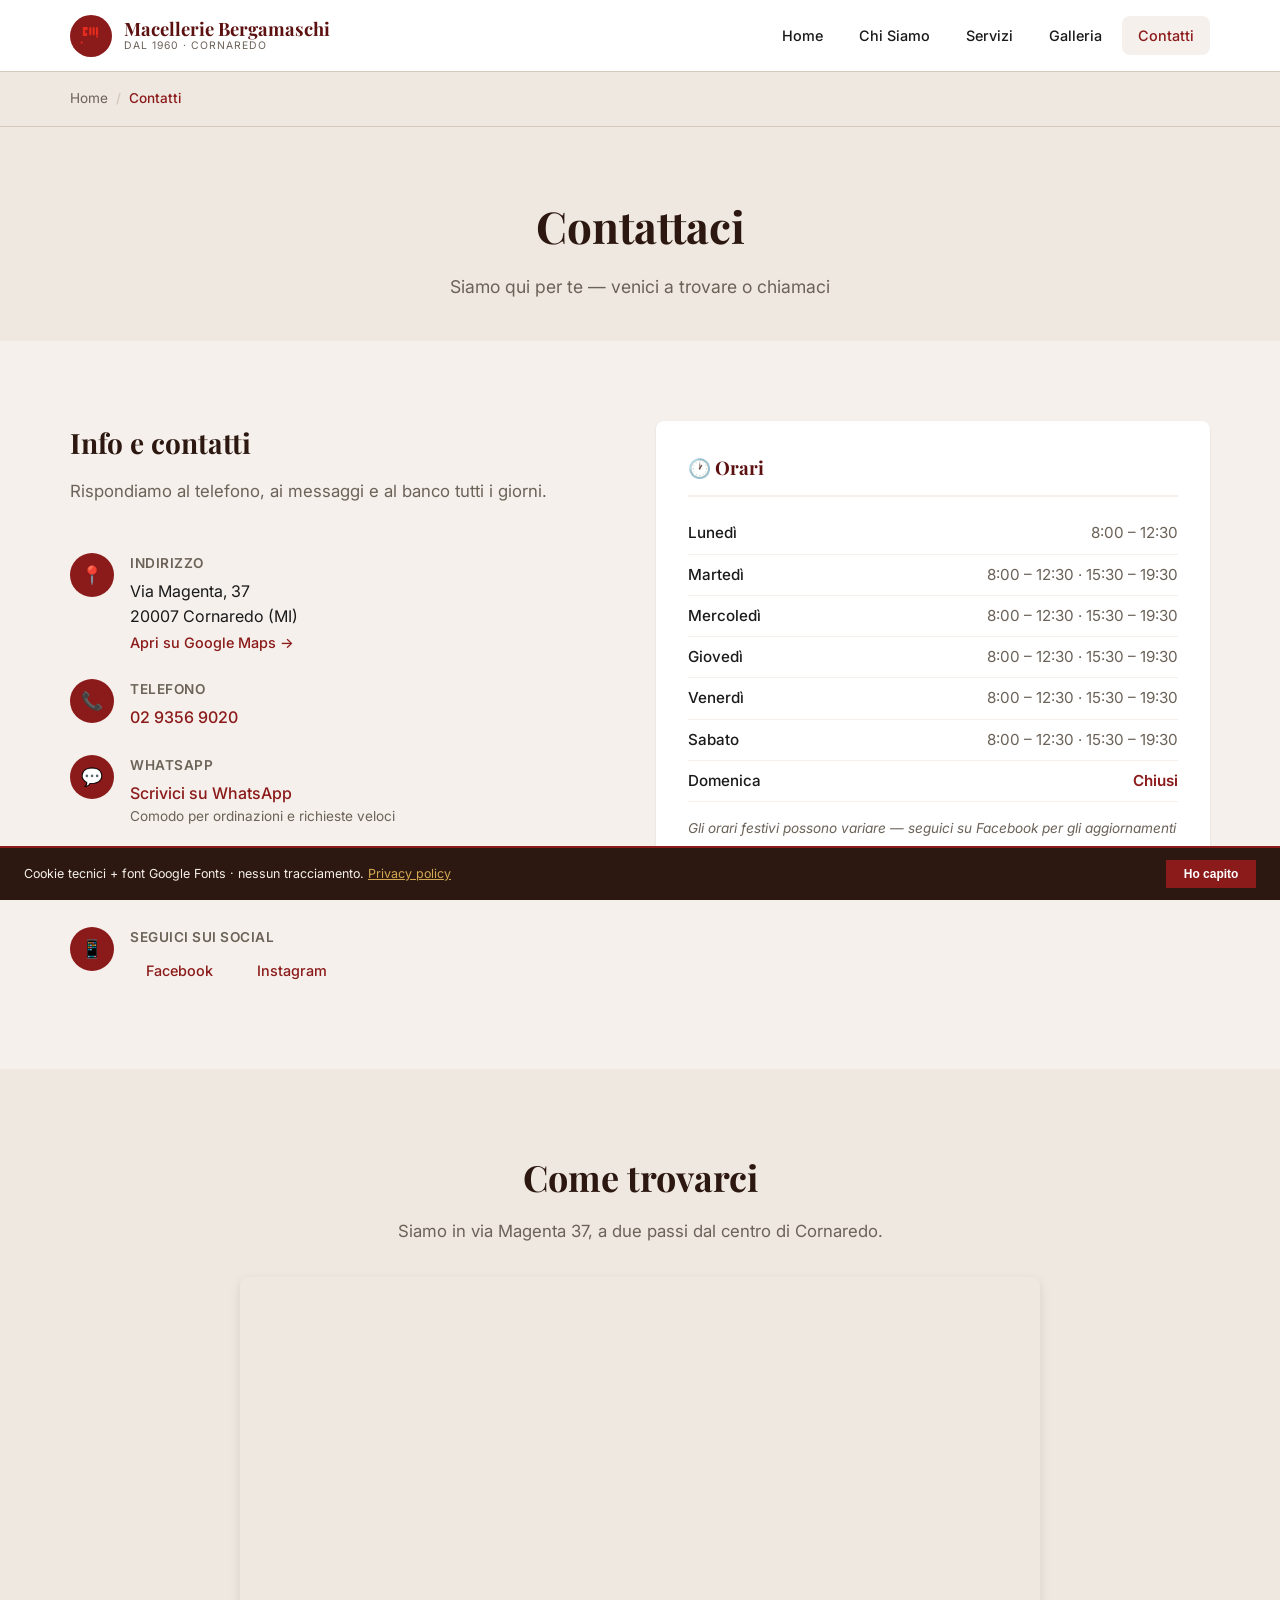
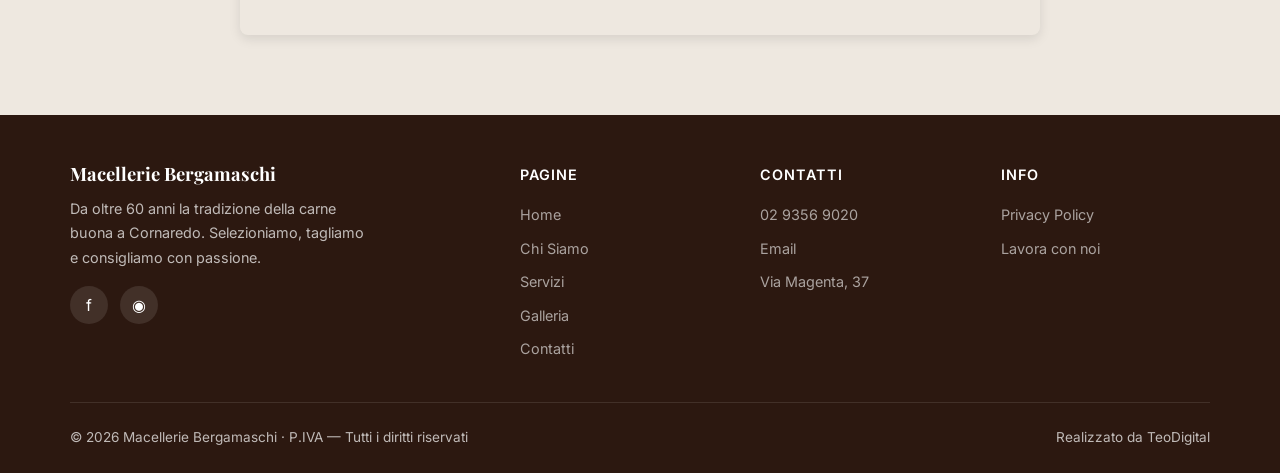
<file: contatti.html>
<!DOCTYPE html>
<html lang="it">
<head>
  <meta charset="UTF-8">
  <meta name="viewport" content="width=device-width, initial-scale=1.0">
  <title>Contatti | Macellerie Bergamaschi — Cornaredo</title>
  <meta name="description" content="Contatta Macellerie Bergamaschi a Cornaredo. Telefono, email, indirizzo e orari di apertura. Via Magenta 37, 20007 Cornaredo (MI).">
  <link rel="stylesheet" href="assets/css/style.css">
  <link rel="icon" href="data:image/svg+xml,<svg xmlns=%22http://www.w3.org/2000/svg%22 viewBox=%220 0 100 100%22><text y=%22.9em%22 font-size=%2290%22>🥩</text></svg>">
</head>
<body>
  <!-- Header -->
  <header class="header">
    <div class="container">
      <a href="index.html" class="logo">
        <div class="logo-icon">
          <svg width="24" height="24" viewBox="0 0 200 200" xmlns="http://www.w3.org/2000/svg" aria-hidden="true">
            <path d="M32 25 H72 V50 H52 V75 H68 V100 H32 Z" fill="#E32B1E" rx="4"/>
            <circle cx="22" cy="155" r="9" fill="#E32B1E"/>
            <rect x="85" y="25" width="18" height="70" rx="9" fill="#E32B1E"/>
            <rect x="113" y="25" width="18" height="70" rx="9" fill="#E32B1E"/>
            <rect x="141" y="25" width="18" height="70" rx="9" fill="#E32B1E"/>
            <circle cx="150" cy="105" r="9" fill="#E32B1E"/>
          </svg>
        </div>
        <div class="logo-text">
          Macellerie Bergamaschi
          <span>Dal 1960 · Cornaredo</span>
        </div>
      </a>
      <button class="menu-toggle" onclick="document.querySelector('.nav').classList.toggle('open')" aria-label="Menu">☰</button>
      <nav class="nav">
        <a href="index.html">Home</a>
        <a href="chi-siamo.html">Chi Siamo</a>
        <a href="servizi.html">Servizi</a>
        <a href="gallery.html">Galleria</a>
        <a href="contatti.html" class="active">Contatti</a>
      </nav>
    </div>
  </header>

  <!-- Breadcrumbs -->
  <div class="breadcrumbs">
    <div class="container">
      <ul>
        <li><a href="index.html">Home</a></li>
        <li>Contatti</li>
      </ul>
    </div>
  </div>

  <!-- Page Header -->
  <section class="page-header">
    <div class="container">
      <h1>Contattaci</h1>
      <p>Siamo qui per te — venici a trovare o chiamaci</p>
    </div>
  </section>

  <!-- Contact Section -->
  <section class="section">
    <div class="container">
      <div class="contact-grid">
        <div>
          <h2 class="section-title" style="font-size:1.75rem;">Info e contatti</h2>
          <p class="section-subtitle">Rispondiamo al telefono, ai messaggi e al banco tutti i giorni.</p>
          <div class="contact-details">
            <div class="contact-item">
              <div class="icon">📍</div>
              <div>
                <h4>Indirizzo</h4>
                <p>Via Magenta, 37<br>20007 Cornaredo (MI)</p>
                <a href="https://www.google.com/maps/dir/?api=1&destination=Via+Magenta+37+Cornaredo+MI" target="_blank" style="font-size:0.9rem;">Apri su Google Maps →</a>
              </div>
            </div>
            <div class="contact-item">
              <div class="icon">📞</div>
              <div>
                <h4>Telefono</h4>
                <p><a href="tel:+390293569020">02 9356 9020</a></p>
              </div>
            </div>
            <div class="contact-item">
              <div class="icon">💬</div>
              <div>
                <h4>WhatsApp</h4>
                <p><a href="https://wa.me/390293569020" target="_blank">Scrivici su WhatsApp</a></p>
                <p style="font-size:0.85rem;color:var(--clr-text-light);">Comodo per ordinazioni e richieste veloci</p>
              </div>
            </div>
            <div class="contact-item">
              <div class="icon">✉️</div>
              <div>
                <h4>Email</h4>
                <p><a href="mailto:mac.bergamaschi@virgilio.it">mac.bergamaschi@virgilio.it</a></p>
              </div>
            </div>
            <div class="contact-item">
              <div class="icon">📱</div>
              <div>
                <h4>Seguici sui social</h4>
                <div style="display:flex;gap:0.75rem;margin-top:0.25rem;">
                  <a href="https://www.facebook.com/macelleriabergamaschi" target="_blank" style="padding:0.4rem 1rem;background:var(--clr-bg);border-radius:var(--radius);font-size:0.9rem;text-decoration:none;">Facebook</a>
                  <a href="https://www.instagram.com/explore/locations/366139973469174/macelleria-bergamaschi-flli-san-pietro-allolmo-cornaredo/" target="_blank" class="ig-link" style="padding:0.4rem 1rem;background:var(--clr-bg);border-radius:var(--radius);font-size:0.9rem;text-decoration:none;">Instagram</a>
                </div>
              </div>
            </div>
          </div>
        </div>
        <div>
          <div class="hours-card" style="max-width:100%;">
            <h3>🕐 Orari</h3>
            <div class="hours-row">
              <span class="hours-day">Lunedì</span>
              <span class="hours-time">8:00 – 12:30</span>
            </div>
            <div class="hours-row">
              <span class="hours-day">Martedì</span>
              <span class="hours-time">8:00 – 12:30 · 15:30 – 19:30</span>
            </div>
            <div class="hours-row">
              <span class="hours-day">Mercoledì</span>
              <span class="hours-time">8:00 – 12:30 · 15:30 – 19:30</span>
            </div>
            <div class="hours-row">
              <span class="hours-day">Giovedì</span>
              <span class="hours-time">8:00 – 12:30 · 15:30 – 19:30</span>
            </div>
            <div class="hours-row">
              <span class="hours-day">Venerdì</span>
              <span class="hours-time">8:00 – 12:30 · 15:30 – 19:30</span>
            </div>
            <div class="hours-row">
              <span class="hours-day">Sabato</span>
              <span class="hours-time">8:00 – 12:30 · 15:30 – 19:30</span>
            </div>
            <div class="hours-row hours-closed">
              <span class="hours-day">Domenica</span>
              <span class="hours-time">Chiusi</span>
            </div>
            <p class="hours-note">Gli orari festivi possono variare — seguici su Facebook per gli aggiornamenti</p>
          </div>
        </div>
      </div>
    </div>
  </section>

  <!-- Map -->
  <section class="section section-alt">
    <div class="container">
      <h2 class="section-title" style="text-align:center;">Come trovarci</h2>
      <p class="section-subtitle" style="text-align:center;margin:0 auto 2rem;">Siamo in via Magenta 37, a due passi dal centro di Cornaredo.</p>
      <div class="map-container" style="max-width:800px;margin:0 auto;border-radius:var(--radius);overflow:hidden;box-shadow:var(--shadow-md);">
        <iframe src="https://www.openstreetmap.org/export/embed.html?bbox=9.008%2C45.483%2C9.018%2C45.490&amp;layer=mapnik&amp;marker=45.4868%2C9.0133" width="100%" height="400" style="border:0;" allowfullscreen loading="lazy"></iframe>
      </div>
    </div>
  </section>

  <!-- Footer -->
  <footer class="footer">
    <div class="container">
      <div class="footer-grid">
        <div class="footer-brand">
          <div class="logo-text" style="color:#fff;">Macellerie Bergamaschi</div>
          <p>Da oltre 60 anni la tradizione della carne buona a Cornaredo. Selezioniamo, tagliamo e consigliamo con passione.</p>
          <div class="footer-social">
            <a href="https://www.facebook.com/macelleriabergamaschi" target="_blank" aria-label="Facebook">f</a>
            <a href="https://www.instagram.com/explore/locations/366139973469174/macelleria-bergamaschi-flli-san-pietro-allolmo-cornaredo/" target="_blank" class="ig-link" aria-label="Instagram">◉</a>
          </div>
        </div>
        <div>
          <h4>Pagine</h4>
          <ul class="footer-links">
            <li><a href="index.html">Home</a></li>
            <li><a href="chi-siamo.html">Chi Siamo</a></li>
            <li><a href="servizi.html">Servizi</a></li>
            <li><a href="gallery.html">Galleria</a></li>
            <li><a href="contatti.html">Contatti</a></li>
          </ul>
        </div>
        <div>
          <h4>Contatti</h4>
          <ul class="footer-links">
            <li><a href="tel:+390293569020">02 9356 9020</a></li>
            <li><a href="mailto:mac.bergamaschi@virgilio.it">Email</a></li>
            <li><a href="https://www.google.com/maps/dir/?api=1&destination=Via+Magenta+37+Cornaredo+MI" target="_blank">Via Magenta, 37</a></li>
          </ul>
        </div>
        <div>
          <h4>Info</h4>
          <ul class="footer-links">
            <li><a href="privacy.html">Privacy Policy</a></li>
            <li><a href="contatti.html">Lavora con noi</a></li>
          </ul>
        </div>
      </div>
      <div class="footer-bottom">
        <span>© 2026 Macellerie Bergamaschi · P.IVA — Tutti i diritti riservati</span>
        <span>Realizzato da TeoDigital</span>
      </div>
    </div>
  </footer>

  <script src="assets/js/main.js"></script>

<!-- Cookie notice -->
<div id="cn" style="display:none;position:fixed;bottom:0;left:0;right:0;background:#2c1810;color:#f5f0eb;padding:.75rem 1.5rem;align-items:center;justify-content:space-between;z-index:9999;font-size:.78rem;gap:1rem;border-top:2px solid #8b1a1a;">
  <span>Cookie tecnici + font Google Fonts &middot; nessun tracciamento. <a href="privacy.html" style="color:#d4a853;text-decoration:underline;">Privacy policy</a></span>
  <button onclick="document.getElementById('cn').style.display='none';localStorage.setItem('cn','1')" style="background:#8b1a1a;color:#fff;border:none;padding:.45rem 1.1rem;cursor:pointer;font-size:.75rem;font-weight:600;white-space:nowrap;flex-shrink:0;">Ho capito</button>
</div>
<script>if(!localStorage.getItem('cn'))document.getElementById('cn').style.display='flex';</script>
</body>
</html>
</file>
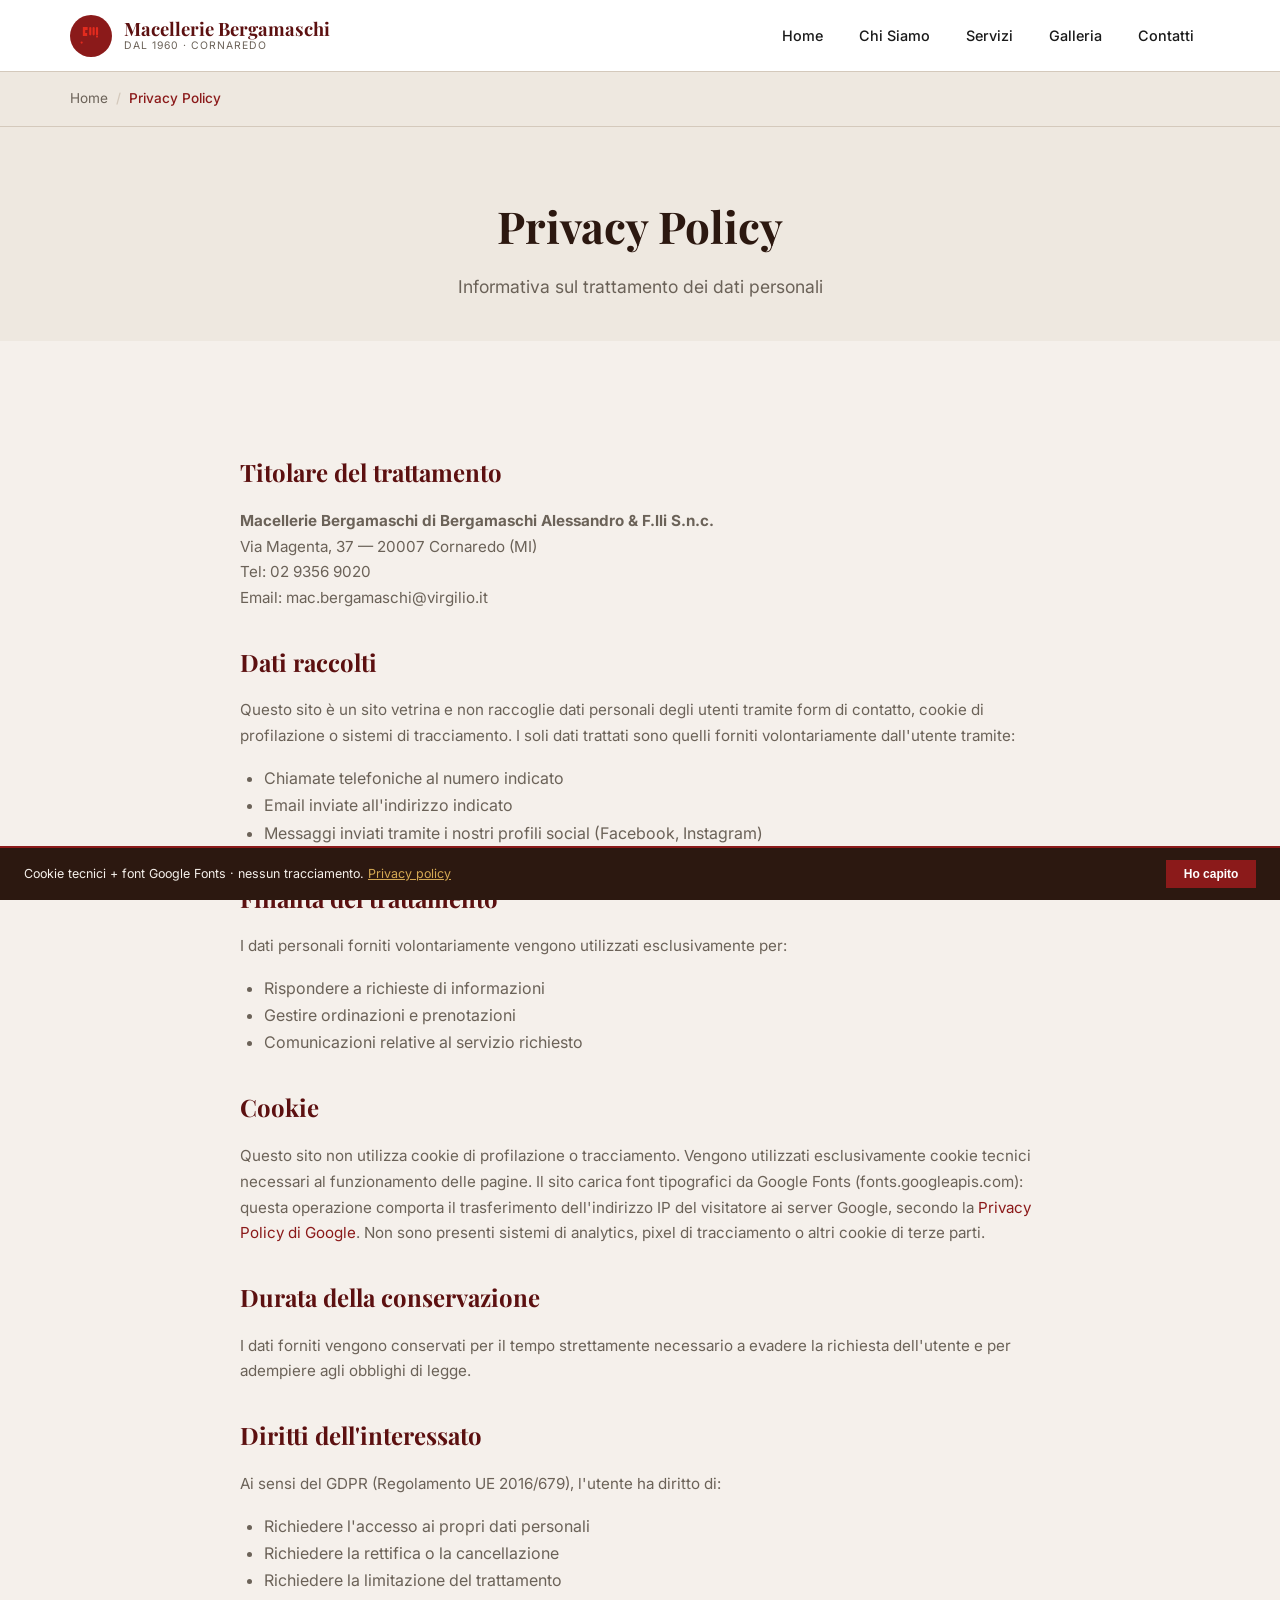
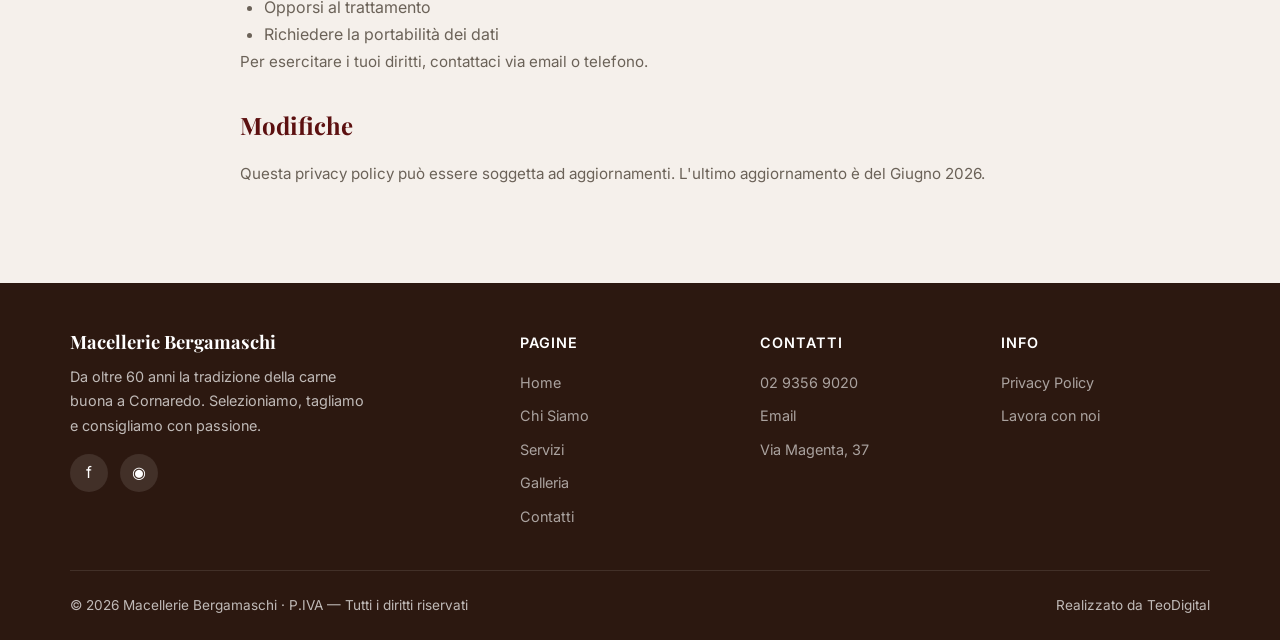
<file: privacy.html>
<!DOCTYPE html>
<html lang="it">
<head>
  <meta charset="UTF-8">
  <meta name="viewport" content="width=device-width, initial-scale=1.0">
  <title>Privacy Policy | Macellerie Bergamaschi — Cornaredo</title>
  <link rel="stylesheet" href="assets/css/style.css">
  <link rel="icon" href="data:image/svg+xml,<svg xmlns=%22http://www.w3.org/2000/svg%22 viewBox=%220 0 100 100%22><text y=%22.9em%22 font-size=%2290%22>🥩</text></svg>">
</head>
<body>
  <!-- Header -->
  <header class="header">
    <div class="container">
      <a href="index.html" class="logo">
        <div class="logo-icon">
          <svg width="24" height="24" viewBox="0 0 200 200" xmlns="http://www.w3.org/2000/svg" aria-hidden="true">
            <path d="M32 25 H72 V50 H52 V75 H68 V100 H32 Z" fill="#E32B1E" rx="4"/>
            <circle cx="22" cy="155" r="9" fill="#E32B1E"/>
            <rect x="85" y="25" width="18" height="70" rx="9" fill="#E32B1E"/>
            <rect x="113" y="25" width="18" height="70" rx="9" fill="#E32B1E"/>
            <rect x="141" y="25" width="18" height="70" rx="9" fill="#E32B1E"/>
            <circle cx="150" cy="105" r="9" fill="#E32B1E"/>
          </svg>
        </div>
        <div class="logo-text">
          Macellerie Bergamaschi
          <span>Dal 1960 · Cornaredo</span>
        </div>
      </a>
      <button class="menu-toggle" onclick="document.querySelector('.nav').classList.toggle('open')" aria-label="Menu">☰</button>
      <nav class="nav">
        <a href="index.html">Home</a>
        <a href="chi-siamo.html">Chi Siamo</a>
        <a href="servizi.html">Servizi</a>
        <a href="gallery.html">Galleria</a>
        <a href="contatti.html">Contatti</a>
      </nav>
    </div>
  </header>

  <!-- Breadcrumbs -->
  <div class="breadcrumbs">
    <div class="container">
      <ul>
        <li><a href="index.html">Home</a></li>
        <li>Privacy Policy</li>
      </ul>
    </div>
  </div>

  <!-- Page Header -->
  <section class="page-header">
    <div class="container">
      <h1>Privacy Policy</h1>
      <p>Informativa sul trattamento dei dati personali</p>
    </div>
  </section>

  <!-- Content -->
  <section class="section">
    <div class="container privacy-content">
      <h2>Titolare del trattamento</h2>
      <p><strong>Macellerie Bergamaschi di Bergamaschi Alessandro & F.lli S.n.c.</strong><br>
      Via Magenta, 37 — 20007 Cornaredo (MI)<br>
      Tel: 02 9356 9020<br>
      Email: mac.bergamaschi@virgilio.it</p>

      <h2>Dati raccolti</h2>
      <p>Questo sito è un sito vetrina e non raccoglie dati personali degli utenti tramite form di contatto, cookie di profilazione o sistemi di tracciamento. I soli dati trattati sono quelli forniti volontariamente dall'utente tramite:</p>
      <ul style="margin-left:1.5rem;color:var(--clr-text-light);line-height:1.7;">
        <li>Chiamate telefoniche al numero indicato</li>
        <li>Email inviate all'indirizzo indicato</li>
        <li>Messaggi inviati tramite i nostri profili social (Facebook, Instagram)</li>
      </ul>

      <h2>Finalità del trattamento</h2>
      <p>I dati personali forniti volontariamente vengono utilizzati esclusivamente per:</p>
      <ul style="margin-left:1.5rem;color:var(--clr-text-light);line-height:1.7;">
        <li>Rispondere a richieste di informazioni</li>
        <li>Gestire ordinazioni e prenotazioni</li>
        <li>Comunicazioni relative al servizio richiesto</li>
      </ul>

      <h2>Cookie</h2>
      <p>Questo sito non utilizza cookie di profilazione o tracciamento. Vengono utilizzati esclusivamente cookie tecnici necessari al funzionamento delle pagine. Il sito carica font tipografici da Google Fonts (fonts.googleapis.com): questa operazione comporta il trasferimento dell'indirizzo IP del visitatore ai server Google, secondo la <a href="https://policies.google.com/privacy" target="_blank" rel="noopener" style="color:var(--clr-primary);">Privacy Policy di Google</a>. Non sono presenti sistemi di analytics, pixel di tracciamento o altri cookie di terze parti.</p>

      <h2>Durata della conservazione</h2>
      <p>I dati forniti vengono conservati per il tempo strettamente necessario a evadere la richiesta dell'utente e per adempiere agli obblighi di legge.</p>

      <h2>Diritti dell'interessato</h2>
      <p>Ai sensi del GDPR (Regolamento UE 2016/679), l'utente ha diritto di:</p>
      <ul style="margin-left:1.5rem;color:var(--clr-text-light);line-height:1.7;">
        <li>Richiedere l'accesso ai propri dati personali</li>
        <li>Richiedere la rettifica o la cancellazione</li>
        <li>Richiedere la limitazione del trattamento</li>
        <li>Opporsi al trattamento</li>
        <li>Richiedere la portabilità dei dati</li>
      </ul>
      <p>Per esercitare i tuoi diritti, contattaci via email o telefono.</p>

      <h2>Modifiche</h2>
      <p>Questa privacy policy può essere soggetta ad aggiornamenti. L'ultimo aggiornamento è del Giugno 2026.</p>
    </div>
  </section>

  <!-- Footer -->
  <footer class="footer">
    <div class="container">
      <div class="footer-grid">
        <div class="footer-brand">
          <div class="logo-text" style="color:#fff;">Macellerie Bergamaschi</div>
          <p>Da oltre 60 anni la tradizione della carne buona a Cornaredo. Selezioniamo, tagliamo e consigliamo con passione.</p>
          <div class="footer-social">
            <a href="https://www.facebook.com/macelleriabergamaschi" target="_blank" aria-label="Facebook">f</a>
            <a href="https://www.instagram.com/explore/locations/366139973469174/macelleria-bergamaschi-flli-san-pietro-allolmo-cornaredo/" target="_blank" class="ig-link" aria-label="Instagram">◉</a>
          </div>
        </div>
        <div>
          <h4>Pagine</h4>
          <ul class="footer-links">
            <li><a href="index.html">Home</a></li>
            <li><a href="chi-siamo.html">Chi Siamo</a></li>
            <li><a href="servizi.html">Servizi</a></li>
            <li><a href="gallery.html">Galleria</a></li>
            <li><a href="contatti.html">Contatti</a></li>
          </ul>
        </div>
        <div>
          <h4>Contatti</h4>
          <ul class="footer-links">
            <li><a href="tel:+390293569020">02 9356 9020</a></li>
            <li><a href="mailto:mac.bergamaschi@virgilio.it">Email</a></li>
            <li><a href="https://www.google.com/maps/dir/?api=1&destination=Via+Magenta+37+Cornaredo+MI" target="_blank">Via Magenta, 37</a></li>
          </ul>
        </div>
        <div>
          <h4>Info</h4>
          <ul class="footer-links">
            <li><a href="privacy.html">Privacy Policy</a></li>
            <li><a href="contatti.html">Lavora con noi</a></li>
          </ul>
        </div>
      </div>
      <div class="footer-bottom">
        <span>© 2026 Macellerie Bergamaschi · P.IVA — Tutti i diritti riservati</span>
        <span>Realizzato da TeoDigital</span>
      </div>
    </div>
  </footer>

  <script src="assets/js/main.js"></script>

<!-- Cookie notice -->
<div id="cn" style="display:none;position:fixed;bottom:0;left:0;right:0;background:#2c1810;color:#f5f0eb;padding:.75rem 1.5rem;align-items:center;justify-content:space-between;z-index:9999;font-size:.78rem;gap:1rem;border-top:2px solid #8b1a1a;">
  <span>Cookie tecnici + font Google Fonts &middot; nessun tracciamento. <a href="privacy.html" style="color:#d4a853;text-decoration:underline;">Privacy policy</a></span>
  <button onclick="document.getElementById('cn').style.display='none';localStorage.setItem('cn','1')" style="background:#8b1a1a;color:#fff;border:none;padding:.45rem 1.1rem;cursor:pointer;font-size:.75rem;font-weight:600;white-space:nowrap;flex-shrink:0;">Ho capito</button>
</div>
<script>if(!localStorage.getItem('cn'))document.getElementById('cn').style.display='flex';</script>
</body>
</html>
</file>
<file: assets/css/style.css>
/* ============================================
   Macelleria Bergamaschi - Main Stylesheet
   ============================================ */

/* --- Fonts & Reset --- */
@import url('https://fonts.googleapis.com/css2?family=Playfair+Display:ital,wght@0,400;0,600;0,700;1,400&family=Inter:wght@300;400;500;600&display=swap');

:root {
  --clr-primary: #8B1A1A;
  --clr-primary-light: #B22222;
  --clr-primary-dark: #5C1010;
  --clr-accent: #D4A853;
  --clr-accent-light: #E8C97A;
  --clr-bg: #F5F0EB;
  --clr-bg-alt: #EEE8E0;
  --clr-bg-dark: #2C1810;
  --clr-text: #1A1A1A;
  --clr-text-light: #6B6258;
  --clr-white: #FFFFFF;
  --clr-border: #D4C9BC;
  
  --font-serif: 'Playfair Display', Georgia, 'Times New Roman', serif;
  --font-sans: 'Inter', -apple-system, BlinkMacSystemFont, 'Segoe UI', sans-serif;
  
  --shadow-sm: 0 1px 3px rgba(0,0,0,0.08);
  --shadow-md: 0 4px 12px rgba(0,0,0,0.1);
  --shadow-lg: 0 8px 30px rgba(0,0,0,0.12);
  
  --radius: 8px;
  --max-width: 1140px;
  --header-h: 72px;
}

*, *::before, *::after {
  margin: 0;
  padding: 0;
  box-sizing: border-box;
}

html {
  scroll-behavior: smooth;
  font-size: 16px;
}

body {
  font-family: var(--font-sans);
  color: var(--clr-text);
  background: var(--clr-bg);
  line-height: 1.6;
  -webkit-font-smoothing: antialiased;
}

img {
  max-width: 100%;
  height: auto;
  display: block;
}

a {
  color: var(--clr-primary);
  text-decoration: none;
  transition: color 0.2s;
}

a:hover {
  color: var(--clr-primary-light);
}

.container {
  width: 90%;
  max-width: var(--max-width);
  margin: 0 auto;
}

/* --- Buttons --- */
.btn {
  display: inline-flex;
  align-items: center;
  gap: 0.5rem;
  padding: 0.75rem 1.75rem;
  border-radius: var(--radius);
  font-family: var(--font-sans);
  font-weight: 500;
  font-size: 0.95rem;
  cursor: pointer;
  border: 2px solid transparent;
  transition: all 0.25s;
  text-decoration: none;
}

.btn-primary {
  background: var(--clr-primary);
  color: var(--clr-white);
  border-color: var(--clr-primary);
}

.btn-primary:hover {
  background: var(--clr-primary-dark);
  border-color: var(--clr-primary-dark);
  color: var(--clr-white);
}

.btn-outline {
  background: transparent;
  color: var(--clr-primary);
  border-color: var(--clr-primary);
}

.btn-outline:hover {
  background: var(--clr-primary);
  color: var(--clr-white);
}

.btn-accent {
  background: var(--clr-accent);
  color: var(--clr-bg-dark);
  border-color: var(--clr-accent);
}

.btn-accent:hover {
  background: var(--clr-accent-light);
  border-color: var(--clr-accent-light);
}

/* --- Header --- */
.header {
  position: fixed;
  top: 0;
  left: 0;
  right: 0;
  height: var(--header-h);
  background: var(--clr-white);
  border-bottom: 1px solid var(--clr-border);
  z-index: 1000;
  display: flex;
  align-items: center;
}

.header .container {
  display: flex;
  align-items: center;
  justify-content: space-between;
}

.logo {
  display: flex;
  align-items: center;
  gap: 0.75rem;
  text-decoration: none;
}

.logo-icon {
  width: 42px;
  height: 42px;
  background: var(--clr-primary);
  border-radius: 50%;
  display: flex;
  align-items: center;
  justify-content: center;
  font-size: 1.25rem;
  color: var(--clr-accent);
}

.logo-text {
  font-family: var(--font-serif);
  font-size: 1.15rem;
  font-weight: 700;
  color: var(--clr-primary-dark);
  line-height: 1.2;
}

.logo-text span {
  display: block;
  font-family: var(--font-sans);
  font-size: 0.65rem;
  font-weight: 400;
  color: var(--clr-text-light);
  letter-spacing: 1px;
  text-transform: uppercase;
}

/* --- Navigation --- */
.nav {
  display: flex;
  align-items: center;
  gap: 0.25rem;
}

.nav a {
  padding: 0.5rem 1rem;
  font-size: 0.9rem;
  font-weight: 500;
  color: var(--clr-text);
  border-radius: var(--radius);
  transition: all 0.2s;
}

.nav a:hover,
.nav a.active {
  background: var(--clr-bg);
  color: var(--clr-primary);
}

.menu-toggle {
  display: none;
  background: none;
  border: none;
  font-size: 1.5rem;
  color: var(--clr-text);
  cursor: pointer;
  padding: 0.5rem;
}

/* --- Hero --- */
.hero {
  margin-top: var(--header-h);
  min-height: 85vh;
  display: flex;
  align-items: center;
  position: relative;
  background: linear-gradient(135deg, var(--clr-bg-dark) 0%, #3D2317 100%);
  overflow: hidden;
}

.hero-bg {
  position: absolute;
  inset: 0;
  opacity: 0.2;
  background-size: cover;
  background-position: center;
  background-attachment: fixed;
}

.hero::after {
  content: '';
  position: absolute;
  inset: 0;
  background: linear-gradient(135deg, rgba(44,24,16,0.85) 0%, rgba(59,32,20,0.7) 100%);
}

.hero .container {
  position: relative;
  z-index: 2;
  padding: 4rem 0;
}

.hero-content {
  max-width: 650px;
}

.hero-badge {
  display: inline-block;
  padding: 0.4rem 1rem;
  background: var(--clr-accent);
  color: var(--clr-bg-dark);
  font-size: 0.8rem;
  font-weight: 600;
  border-radius: 50px;
  letter-spacing: 0.5px;
  margin-bottom: 1.5rem;
}

.hero-content h1 {
  font-family: var(--font-serif);
  font-size: 3.5rem;
  font-weight: 700;
  line-height: 1.1;
  color: var(--clr-white);
  margin-bottom: 1rem;
}

.hero-content h1 em {
  color: var(--clr-accent);
  font-style: italic;
}

.hero-content p {
  font-size: 1.15rem;
  color: rgba(255,255,255,0.8);
  line-height: 1.7;
  margin-bottom: 2rem;
  max-width: 520px;
}

.hero-actions {
  display: flex;
  gap: 1rem;
  flex-wrap: wrap;
}

/* --- Section shared --- */
.section {
  padding: 5rem 0;
}

.section-alt {
  background: var(--clr-bg-alt);
}

.section-title {
  font-family: var(--font-serif);
  font-size: 2.25rem;
  font-weight: 700;
  color: var(--clr-bg-dark);
  margin-bottom: 0.75rem;
}

.section-subtitle {
  font-size: 1.05rem;
  color: var(--clr-text-light);
  max-width: 600px;
  margin-bottom: 3rem;
}

.section-header {
  text-align: center;
  margin-bottom: 3.5rem;
}

.section-header .section-title::after {
  content: '';
  display: block;
  width: 60px;
  height: 3px;
  background: var(--clr-primary);
  margin: 1rem auto 0;
}

.section-header .section-subtitle {
  margin: 1rem auto 0;
}

/* --- Features / Cards --- */
.grid-3 {
  display: grid;
  grid-template-columns: repeat(3, 1fr);
  gap: 2rem;
}

.card {
  background: var(--clr-white);
  border-radius: var(--radius);
  overflow: hidden;
  box-shadow: var(--shadow-sm);
  transition: transform 0.3s, box-shadow 0.3s;
}

.card:hover {
  transform: translateY(-4px);
  box-shadow: var(--shadow-md);
}

.card-img {
  width: 100%;
  height: 220px;
  object-fit: cover;
}

.card-body {
  padding: 1.5rem;
}

.card-body h3 {
  font-family: var(--font-serif);
  font-size: 1.3rem;
  color: var(--clr-primary-dark);
  margin-bottom: 0.5rem;
}

.card-body p {
  font-size: 0.95rem;
  color: var(--clr-text-light);
  line-height: 1.6;
}

.icon-card {
  text-align: center;
  padding: 2.5rem 1.5rem;
}

.icon-card .icon {
  width: 64px;
  height: 64px;
  margin: 0 auto 1rem;
  background: var(--clr-bg);
  border-radius: 50%;
  display: flex;
  align-items: center;
  justify-content: center;
  font-size: 1.75rem;
}

.icon-card h3 {
  font-family: var(--font-serif);
  font-size: 1.25rem;
  color: var(--clr-primary-dark);
  margin-bottom: 0.5rem;
}

.icon-card p {
  font-size: 0.9rem;
  color: var(--clr-text-light);
}

/* --- About Page Specific --- */
.about-grid {
  display: grid;
  grid-template-columns: 1fr 1fr;
  gap: 4rem;
  align-items: center;
}

.about-image {
  border-radius: var(--radius);
  overflow: hidden;
  box-shadow: var(--shadow-lg);
}

.about-image img {
  width: 100%;
  height: 450px;
  object-fit: cover;
}

.about-content h2 {
  font-family: var(--font-serif);
  font-size: 2rem;
  color: var(--clr-primary-dark);
  margin-bottom: 1.5rem;
}

.about-content p {
  font-size: 1rem;
  color: var(--clr-text-light);
  line-height: 1.8;
  margin-bottom: 1rem;
}

.values-list {
  margin-top: 2rem;
  display: grid;
  gap: 1rem;
}

.value-item {
  display: flex;
  gap: 1rem;
  align-items: flex-start;
}

.value-icon {
  width: 36px;
  height: 36px;
  background: var(--clr-primary);
  border-radius: 50%;
  flex-shrink: 0;
  display: flex;
  align-items: center;
  justify-content: center;
  color: var(--clr-accent);
  font-size: 0.9rem;
}

.value-text h4 {
  font-size: 1rem;
  color: var(--clr-primary-dark);
  margin-bottom: 0.25rem;
}

.value-text p {
  font-size: 0.9rem;
  color: var(--clr-text-light);
  margin-bottom: 0;
}

/* --- Hours --- */
.hours-card {
  background: var(--clr-white);
  border-radius: var(--radius);
  padding: 2rem;
  box-shadow: var(--shadow-sm);
  max-width: 400px;
}

.hours-card h3 {
  font-family: var(--font-serif);
  color: var(--clr-primary-dark);
  margin-bottom: 1rem;
  padding-bottom: 0.75rem;
  border-bottom: 2px solid var(--clr-bg);
}

.hours-row {
  display: flex;
  justify-content: space-between;
  padding: 0.5rem 0;
  border-bottom: 1px solid var(--clr-bg);
  font-size: 0.95rem;
}

.hours-row:last-child {
  border-bottom: none;
}

.hours-day {
  font-weight: 500;
  color: var(--clr-text);
}

.hours-time {
  color: var(--clr-text-light);
}

.hours-closed .hours-time {
  color: var(--clr-primary);
  font-weight: 600;
}

.hours-note {
  margin-top: 1rem;
  font-size: 0.85rem;
  color: var(--clr-text-light);
  font-style: italic;
}

/* --- Contact Info --- */
.contact-grid {
  display: grid;
  grid-template-columns: 1fr 1fr;
  gap: 2rem;
}

.contact-details {
  display: grid;
  gap: 1.5rem;
}

.contact-item {
  display: flex;
  gap: 1rem;
  align-items: flex-start;
}

.contact-item .icon {
  width: 44px;
  height: 44px;
  background: var(--clr-primary);
  border-radius: 50%;
  flex-shrink: 0;
  display: flex;
  align-items: center;
  justify-content: center;
  color: var(--clr-white);
  font-size: 1.1rem;
}

.contact-item h4 {
  font-size: 0.85rem;
  font-weight: 600;
  color: var(--clr-text-light);
  text-transform: uppercase;
  letter-spacing: 0.5px;
  margin-bottom: 0.25rem;
}

.contact-item p {
  font-size: 1rem;
  color: var(--clr-text);
}

.contact-item a {
  color: var(--clr-primary);
  font-weight: 500;
}

.map-container {
  border-radius: var(--radius);
  overflow: hidden;
  box-shadow: var(--shadow-sm);
  height: 100%;
  min-height: 300px;
}

.map-container iframe {
  width: 100%;
  height: 100%;
  min-height: 350px;
  border: none;
}

/* --- Gallery --- */
.gallery-grid {
  display: grid;
  grid-template-columns: repeat(3, 1fr);
  gap: 1rem;
}

.gallery-item {
  border-radius: var(--radius);
  overflow: hidden;
  position: relative;
  cursor: pointer;
  aspect-ratio: 4/3;
}

.gallery-item img {
  width: 100%;
  height: 100%;
  object-fit: cover;
  transition: transform 0.4s;
}

.gallery-item:hover img {
  transform: scale(1.05);
}

.gallery-item .overlay {
  position: absolute;
  inset: 0;
  background: rgba(44,24,16,0.5);
  opacity: 0;
  transition: opacity 0.3s;
  display: flex;
  align-items: center;
  justify-content: center;
  color: var(--clr-white);
  font-size: 0.9rem;
  font-weight: 500;
}

.gallery-item:hover .overlay {
  opacity: 1;
}

.gallery-featured {
  grid-column: span 2;
  grid-row: span 2;
}

/* --- Services Page --- */
.service-detail {
  display: grid;
  grid-template-columns: 1fr 1fr;
  gap: 3rem;
  align-items: center;
  margin-bottom: 4rem;
}

.service-detail:last-child {
  margin-bottom: 0;
}

.service-detail.reverse {
  direction: rtl;
}

.service-detail.reverse .service-text {
  direction: ltr;
}

.service-image {
  border-radius: var(--radius);
  overflow: hidden;
  box-shadow: var(--shadow-md);
}

.service-image img {
  width: 100%;
  height: 350px;
  object-fit: cover;
}

.service-text h3 {
  font-family: var(--font-serif);
  font-size: 1.75rem;
  color: var(--clr-primary-dark);
  margin-bottom: 1rem;
}

.service-text p {
  font-size: 1rem;
  color: var(--clr-text-light);
  line-height: 1.8;
  margin-bottom: 1rem;
}

.service-text ul {
  list-style: none;
  display: grid;
  gap: 0.75rem;
}

.service-text ul li {
  display: flex;
  align-items: center;
  gap: 0.75rem;
  font-size: 0.95rem;
  color: var(--clr-text);
}

.service-text ul li::before {
  content: '✓';
  display: flex;
  align-items: center;
  justify-content: center;
  width: 24px;
  height: 24px;
  background: var(--clr-primary);
  color: var(--clr-white);
  border-radius: 50%;
  font-size: 0.75rem;
  flex-shrink: 0;
}

/* --- CTA Banner --- */
.cta-banner {
  background: linear-gradient(135deg, var(--clr-primary-dark) 0%, var(--clr-primary) 100%);
  padding: 4rem 0;
  text-align: center;
}

.cta-banner h2 {
  font-family: var(--font-serif);
  font-size: 2rem;
  color: var(--clr-white);
  margin-bottom: 1rem;
}

.cta-banner p {
  color: rgba(255,255,255,0.8);
  font-size: 1.05rem;
  margin-bottom: 2rem;
  max-width: 500px;
  margin-left: auto;
  margin-right: auto;
}

/* --- Footer --- */
.footer {
  background: var(--clr-bg-dark);
  color: rgba(255,255,255,0.7);
  padding: 3rem 0 1.5rem;
}

.footer-grid {
  display: grid;
  grid-template-columns: 2fr 1fr 1fr 1fr;
  gap: 2rem;
  margin-bottom: 2rem;
}

.footer-brand .logo-text {
  color: var(--clr-white);
  margin-bottom: 0.75rem;
}

.footer-brand p {
  font-size: 0.9rem;
  line-height: 1.7;
  max-width: 300px;
}

.footer h4 {
  color: var(--clr-white);
  font-size: 0.9rem;
  font-weight: 600;
  text-transform: uppercase;
  letter-spacing: 1px;
  margin-bottom: 1rem;
}

.footer-links {
  list-style: none;
}

.footer-links li {
  margin-bottom: 0.5rem;
}

.footer-links a {
  color: rgba(255,255,255,0.6);
  font-size: 0.9rem;
  transition: color 0.2s;
}

.footer-links a:hover {
  color: var(--clr-accent);
}

.footer-social {
  display: flex;
  gap: 0.75rem;
  margin-top: 1rem;
}

.footer-social a {
  width: 38px;
  height: 38px;
  border-radius: 50%;
  background: rgba(255,255,255,0.1);
  display: flex;
  align-items: center;
  justify-content: center;
  color: var(--clr-white);
  text-decoration: none;
  transition: background 0.2s;
}

.footer-social a:hover {
  background: var(--clr-primary);
}

.footer-bottom {
  border-top: 1px solid rgba(255,255,255,0.1);
  padding-top: 1.5rem;
  display: flex;
  justify-content: space-between;
  align-items: center;
  font-size: 0.85rem;
}

.footer-bottom a {
  color: rgba(255,255,255,0.5);
}

.footer-bottom a:hover {
  color: var(--clr-accent);
}

/* --- Breadcrumbs --- */
.breadcrumbs {
  background: var(--clr-bg-alt);
  padding: 1rem 0;
  margin-top: var(--header-h);
  border-bottom: 1px solid var(--clr-border);
}

.breadcrumbs ul {
  list-style: none;
  display: flex;
  gap: 0.5rem;
  font-size: 0.85rem;
}

.breadcrumbs ul li {
  color: var(--clr-text-light);
}

.breadcrumbs ul li + li::before {
  content: '/';
  margin-right: 0.5rem;
  color: var(--clr-border);
}

.breadcrumbs ul li:last-child {
  color: var(--clr-primary);
  font-weight: 500;
}

.breadcrumbs a {
  color: var(--clr-text-light);
}

.breadcrumbs a:hover {
  color: var(--clr-primary);
}

/* --- Page Header --- */
.page-header {
  padding: 4rem 0 2.5rem;
  background: var(--clr-bg-alt);
  text-align: center;
}

.page-header h1 {
  font-family: var(--font-serif);
  font-size: 2.75rem;
  color: var(--clr-bg-dark);
  margin-bottom: 0.75rem;
}

.page-header p {
  color: var(--clr-text-light);
  font-size: 1.1rem;
  max-width: 500px;
  margin: 0 auto;
}

/* --- Privacy Page --- */
.privacy-content {
  max-width: 800px;
  margin: 0 auto;
}

.privacy-content h2 {
  font-family: var(--font-serif);
  font-size: 1.5rem;
  color: var(--clr-primary-dark);
  margin: 2rem 0 1rem;
}

.privacy-content p {
  font-size: 0.95rem;
  color: var(--clr-text-light);
  line-height: 1.7;
  margin-bottom: 1rem;
}

/* --- Responsive --- */
@media (max-width: 968px) {
  .grid-3,
  .gallery-grid {
    grid-template-columns: repeat(2, 1fr);
  }
  
  .about-grid,
  .contact-grid,
  .service-detail {
    grid-template-columns: 1fr;
    gap: 2rem;
  }
  
  .service-detail.reverse {
    direction: ltr;
  }
  
  .footer-grid {
    grid-template-columns: 1fr 1fr;
  }
  
  .hero-content h1 {
    font-size: 2.75rem;
  }

  .gallery-featured {
    grid-column: span 1;
    grid-row: span 1;
  }
}

@media (max-width: 768px) {
  .nav {
    display: none;
    position: absolute;
    top: var(--header-h);
    left: 0;
    right: 0;
    background: var(--clr-white);
    flex-direction: column;
    padding: 1rem;
    border-bottom: 1px solid var(--clr-border);
    box-shadow: var(--shadow-md);
  }
  
  .nav.open {
    display: flex;
  }
  
  .nav a {
    width: 100%;
    padding: 0.75rem 1rem;
  }
  
  .menu-toggle {
    display: block;
  }
  
  .hero {
    min-height: 70vh;
  }
  
  .hero-content h1 {
    font-size: 2.25rem;
  }
  
  .hero-content p {
    font-size: 1rem;
  }
  
  .section {
    padding: 3rem 0;
  }
  
  .section-title {
    font-size: 1.75rem;
  }
  
  .grid-3,
  .gallery-grid {
    grid-template-columns: 1fr;
  }
  
  .footer-grid {
    grid-template-columns: 1fr;
  }
  
  .footer-bottom {
    flex-direction: column;
    gap: 0.5rem;
    text-align: center;
  }

  .page-header h1 {
    font-size: 2rem;
  }
  
  .service-image img {
    height: 250px;
  }
}

@media (max-width: 480px) {
  .hero-content h1 {
    font-size: 1.75rem;
  }
  
  .hero-actions {
    flex-direction: column;
  }
  
  .btn {
    width: 100%;
    justify-content: center;
  }
  
  .hours-card {
    max-width: 100%;
  }
}
</file>
